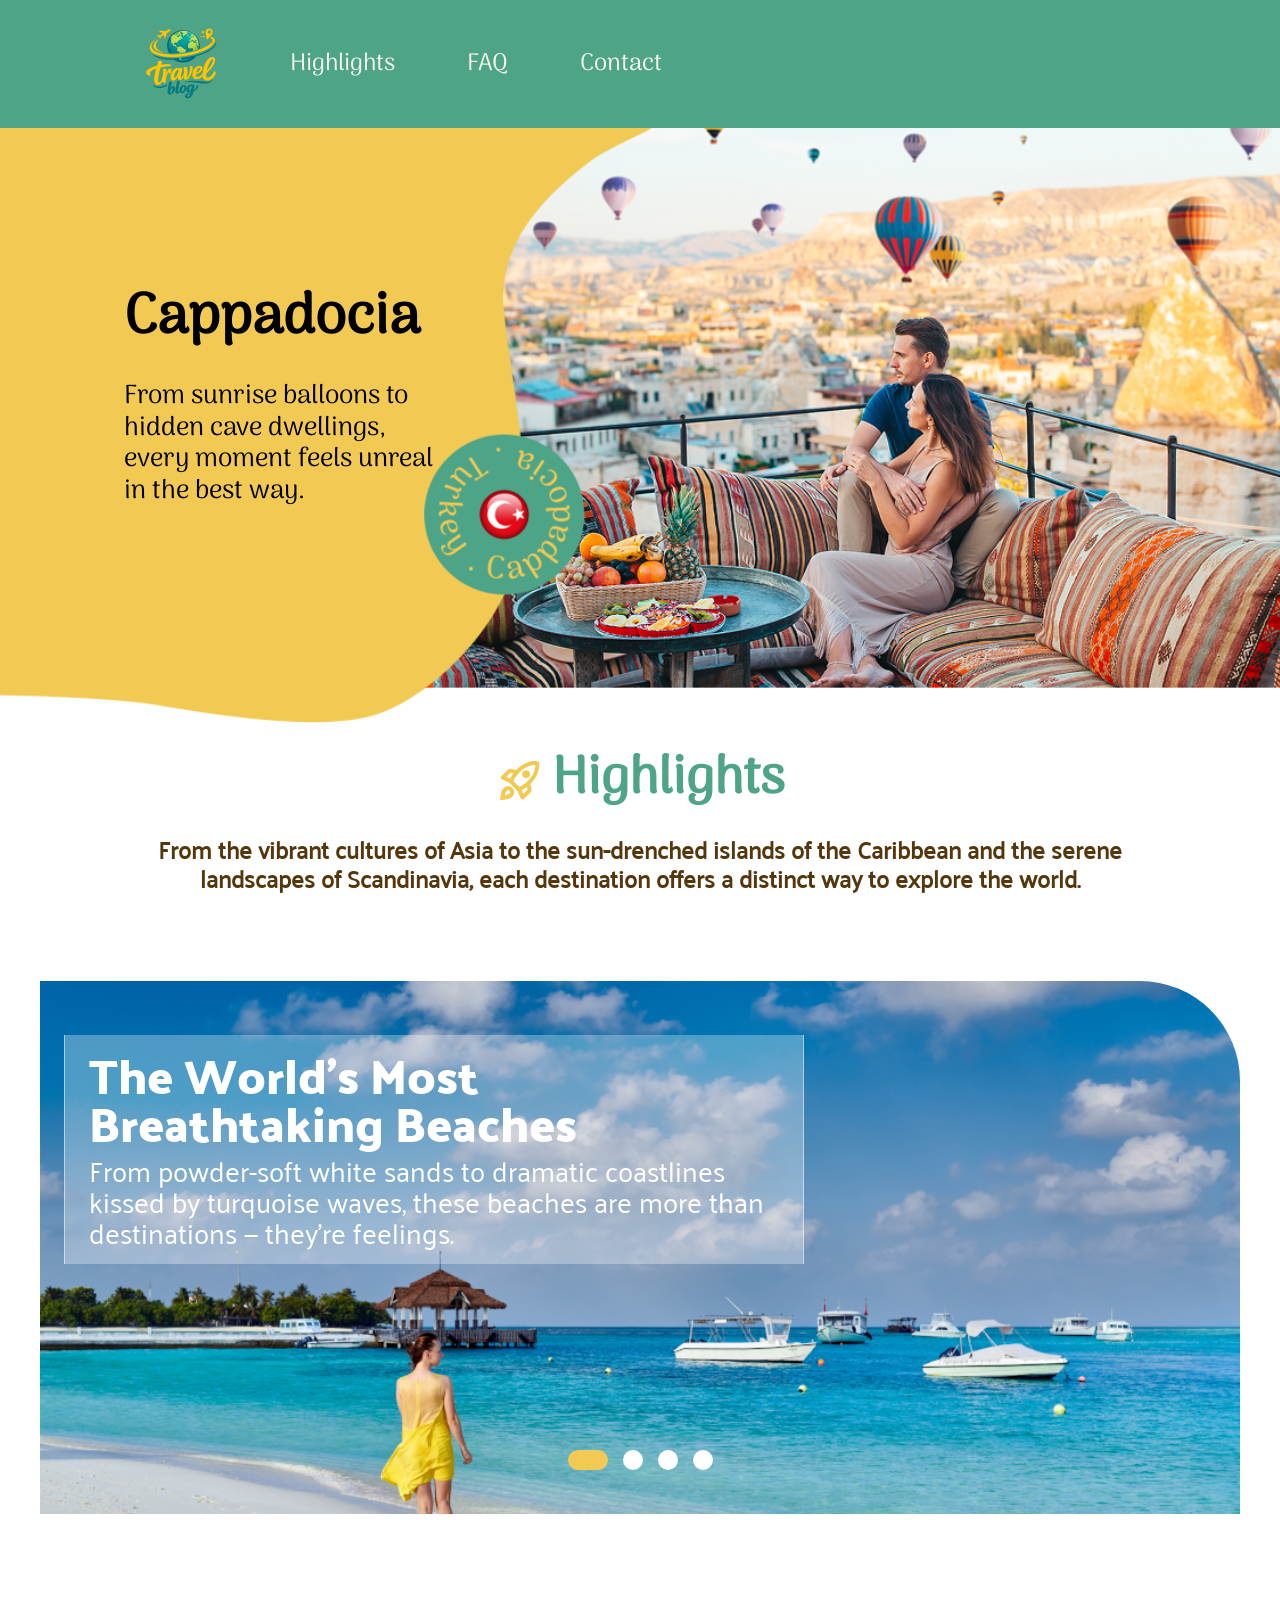
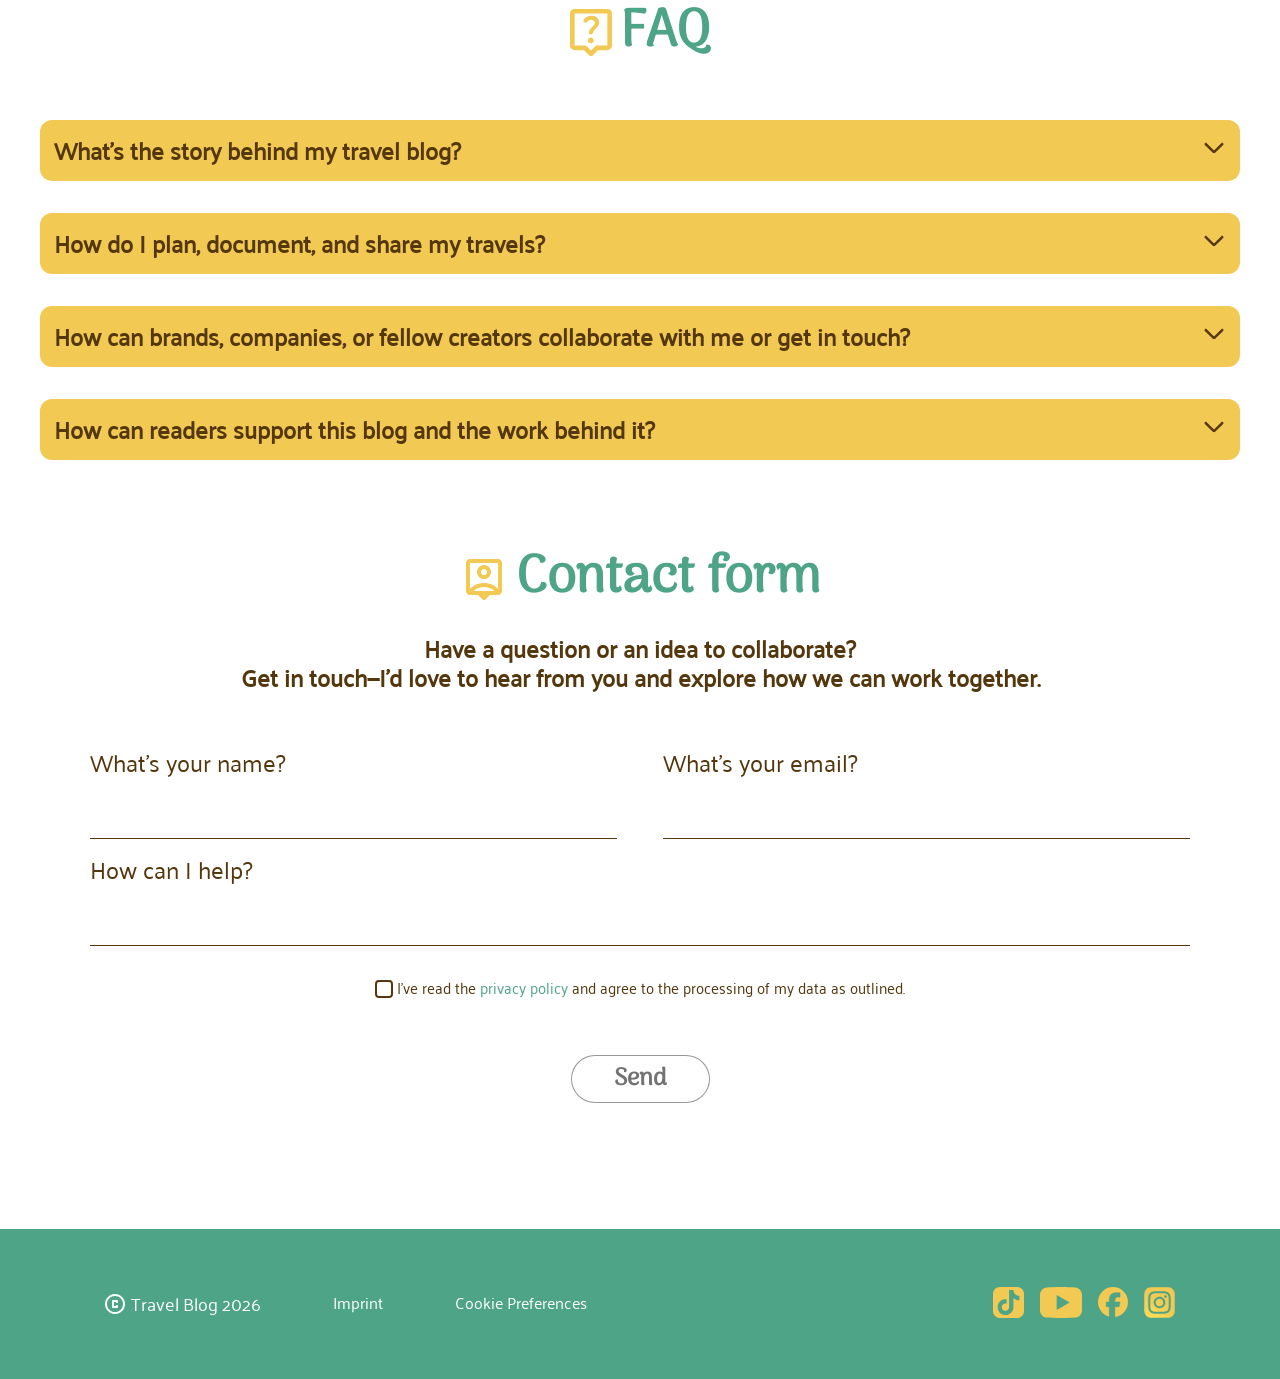
<file: index.html>
<!doctype html>
<html lang="en">
  <head>
    <meta charset="utf-8" />
    <meta name="viewport" content="width=device-width, initial-scale=1" />
    <title>Blog-3300</title>

    <link rel="stylesheet" href="./css/main.css" />
    <link rel="stylesheet" href="./css/font.css" />
    <link rel="stylesheet" href="./css/landing-page.css" />
    <link rel="stylesheet" href="./css/style.css" />
    <link rel="stylesheet" href="./css/highlights.css" />
    <link rel="stylesheet" href="./css/header.css" />
    <link rel="stylesheet" href="./css/footer.css" />
    <link rel="stylesheet" href="./css/animation.css" />
    <link rel="icon" sizes="32x32" href="./assets/img/logo-travel-blog.svg" />
    <script src="./assets/js/submitBlocker.js" defer></script>
  </head>
  <body>
    <input type="radio" id="one" name="slider" checked />
    <input type="radio" id="two" name="slider" value="two" />
    <input type="radio" id="three" name="slider" value="three" />
    <input type="radio" id="four" name="slider" value="four" />
    <header>
      <div class="nav-bar">
        <img src="./assets/img/logo-travel-blog.svg" alt="Logo der Seite" />
        <a href="./index.html#highlights">Highlights</a>
        <a href="./index.html#faq">FAQ</a>
        <a href="./index.html#contact">Contact</a>
      </div>
    </header>
    <section class="landing-section">
      <img class="bg-image" src="./assets/img/cappadocia1.png" alt="" />
      <div class="first-yellow">
        <img id="yellow-bg" src="./assets/img/Vector_16.png" alt="" />
        <img id="yellow-curved" src="./assets/img/Vector_18.png" alt="" />
      </div>
      <img id="yellow-big-curved" src="./assets/img/Vector_17.png" alt="" />

      <div class="caroussel">
        <img src="./assets/img/Ellipse.png" alt="" />
        <img src="./assets/img/Flag.png" alt="" />
        <img id="letters" src="./assets/img/letters.png" alt="" />
      </div>

      <div class="text-box">
        <h2>Cappadocia</h2>
        <p>
          From sunrise balloons to hidden cave dwellings, every moment feels
          unreal in the best way.
        </p>
      </div>
    </section>
    <section id="highlights" class="highlight-section">
      <div class="header-and-text">
        <div>
          <img src="./assets/img/rocket_launch.svg" alt="Symbol mit Rackete" />
          <h2>Highlights</h2>
        </div>
        <p>
          From the vibrant cultures of Asia to the sun-drenched islands of the
          Caribbean and the serene landscapes of Scandinavia, each destination
          offers a distinct way to explore the world.
        </p>
      </div>
      <div class="highlights">
        <div class="slider-navigation">
          <label for="one" class="buttons"></label>
          <label for="two" class="buttons"></label>
          <label for="three" class="buttons"></label>
          <label for="four" class="buttons"></label>
        </div>
        <div class="highlights_wrapper">
          <div class="highlight_element highlight_one">
            <a href="./article1.html">
              <div class="image-one highlight-title">
                <h1>The World’s Most Breathtaking Beaches</h1>
                <div>
                  From powder-soft white sands to dramatic coastlines kissed by
                  turquoise waves, these beaches are more than destinations —
                  they’re feelings.
                </div>
              </div>
              <img
                class="picture"
                src="./assets/img/Beach_5.jpg"
                alt="Bild mit Strand"
              />
            </a>
          </div>
          <div class="highlight_element highlight_two">
            <a href="./article2.html">
              <div class="image-two highlight-title">
                <h1>Copenhagen in 3 Days</h1>
                <div>
                  Discover Copenhagen, where historic charm meets modern design,
                  vibrant cycling culture and waterfront living.
                </div>
              </div>
              <img
                class="picture"
                src="./assets/img/Scandinavia.jpg"
                alt="Bild Scandinavia"
              />
            </a>
          </div>
          <div class="highlight_element highlight_three">
            <a href="./article3.html">
              <div class="image-three highlight-title">
                <h1>Pattaya Pulse:<br />Food, Sun and Neon Nights</h1>
                <div>
                  From bustling promenades to nearby islands, the city offers an
                  energetic and diverse escape.
                </div>
              </div>
              <img
                class="picture"
                src="./assets/img/pattaja.png"
                alt="Bild von Pattaya"
              />
            </a>
          </div>
          <div class="highlight_element highlight_four">
            <div class="image-four highlight-title">
              <h1>Mountain Fuji</h1>
              <div>
                The most iconic mountain and an active volcano located about 100
                kilometers southwest of Tokyo. Written with the characters for
                “wealth” and “samurai,” Fuji’s name evokes a sense of strength,
                honor, and enduring prestige.
              </div>
            </div>
            <img
              class="picture"
              src="./assets/img/fuji.png"
              alt="Bild von Fuji"
            />
          </div>
        </div>
      </div>
    </section>
    <section id="faq">
      <div class="header-and-text">
        <div>
          <img src="./assets/img/faq.svg" alt="Symbol Hilfe" />
          <h2>FAQ</h2>
        </div>
      </div>
      <details>
        <summary>What’s the story behind my travel blog?</summary>
        <p>
          It all started with a feeling of restlessness and a one-way ticket. I
          didn’t launch this blog to showcase a flawless, curated life of
          luxury. I started it because I wanted to capture the raw, unfiltered
          reality of exploring the world—the missed trains, the breathtaking
          sunrises, the street food that changed my life, and the incredible
          people who turned strangers into family.
        </p>
      </details>
      <details>
        <summary>How do I plan, document, and share my travels?</summary>
        <p>
          The best way to seamlessly plan, document, and share your travels is
          by combining digital tools with proven frameworks. If you want to
          organize your next adventure efficiently—from the initial idea to the
          final cherished memory—this structured, this three-step guide will
          help you do just that.
        </p>
      </details>
      <details>
        <summary>
          How can brands, companies, or fellow creators collaborate with me or
          get in touch?
        </summary>
        <p>
          Are you a brand, company, or creator looking to collaborate? I’m
          always open to exciting new projects, creative campaigns, and
          meaningful partnerships. The three level of how we can connect are:
          Brand & Business Partnerships, Creator & Influencer Collaborations and
          General Inquiries & Networking
        </p>
      </details>
      <details>
        <summary>
          How can readers support this blog and the work behind it?
        </summary>
        <p>
          Your support keeps this blog alive and thriving! Creating high-quality
          content takes time, research, and resources. If you find value in my
          work, the best ways you can support it is to spread the word, to join
          the conversation, to stay connected by subscrition or even engage on
          socials: Follow, like, and interact with my posts on other platforms.
        </p>
      </details>
    </section>
    <section id="contact" class="contact-section">
      <div class="header-and-text">
        <div>
          <img src="./assets/img/person.svg" alt="Symbol Person" />
          <h2>Contact form</h2>
        </div>
        <p>
          Have a question or an idea to collaborate?<br />Get in touch—I’d love
          to hear from you and explore how we can work together.
        </p>
      </div>
      <form id="formular" action="" novalidate>
        <div class="group">
          <div class="group-input">
            <label for="username">What's your name?</label>
            <input
              type="text"
              pattern=".{3,}"
              id="username"
              placeholder=" "
              required
            />
          </div>
          <div class="group-input">
            <label for="mail">What's your email?</label>
            <input type="email" id="mail" placeholder=" " required />
          </div>
        </div>
        <div class="group">
          <div class="group-input">
            <label for="help">How can I help?</label>
            <input
              type="text"
              pattern=".{10,}"
              id="help"
              placeholder=" "
              required
            />
          </div>
        </div>
        <div class="confirm">
          <div>
            <input
              class="blupp"
              type="checkbox"
              id="checker"
              required
            />&nbsp;I've read the <a href="">privacy policy</a> and agree to the
            processing of my data as outlined.
          </div>
          <input class="submit-button" type="submit" value="Send" />
        </div>
      </form>
    </section>
    <footer>
      <div class="footer-top">
        <div class="footer-left">
          <a href="./index.html#highlights">
            <img
              class="footer-logo"
              src="./assets/img/copyright.svg"
              alt="Copyright"
            />Travel&nbsp;Blog&nbsp;2026
          </a>
          <a href="./impressum.html">Imprint</a>
          <a href="./index.html#contact">Cookie&nbsp;Preferences</a>
        </div>
        <div class="footer-media">
          <a href="https://www.tiktok.com" target="_blank">
            <img src="./assets/icons/Tiktok.svg" alt="icon tiktok" />
          </a>
          <a href="https://www.youtube.com" target="_blank">
            <img src="./assets/icons/youtube.svg" alt="icon tripadvisor" />
          </a>
          <a href="https://www.facebook.com" target="_blank">
            <img src="./assets/icons/facebook.svg" alt="icon facebook" />
          </a>
          <a href="https://www.instagram.com" target="_blank">
            <img src="./assets/icons/Instagram.svg" alt="icon instagramm" />
          </a>
        </div>
      </div>
    </footer>
    <section class="bottom-nav-bar">
      <a href="./index.html">
        <img src="./assets/img/footer_Home.svg" alt="Bild für Home" />
      </a>
      <a href="./index.html#highlights">
        <img
          src="./assets/img/footer_rocket_launch.svg"
          alt="Bild für Rackete"
        />
      </a>
      <a href="./index.html#faq">
        <img src="./assets/img/footer_live_help.svg" alt="icon instagramm" />
      </a>
      <a href="./index.html#contact">
        <img src="./assets/img/footer_person_pin.svg" alt="icon instagramm" />
      </a>
    </section>
  </body>
</html>
</file>
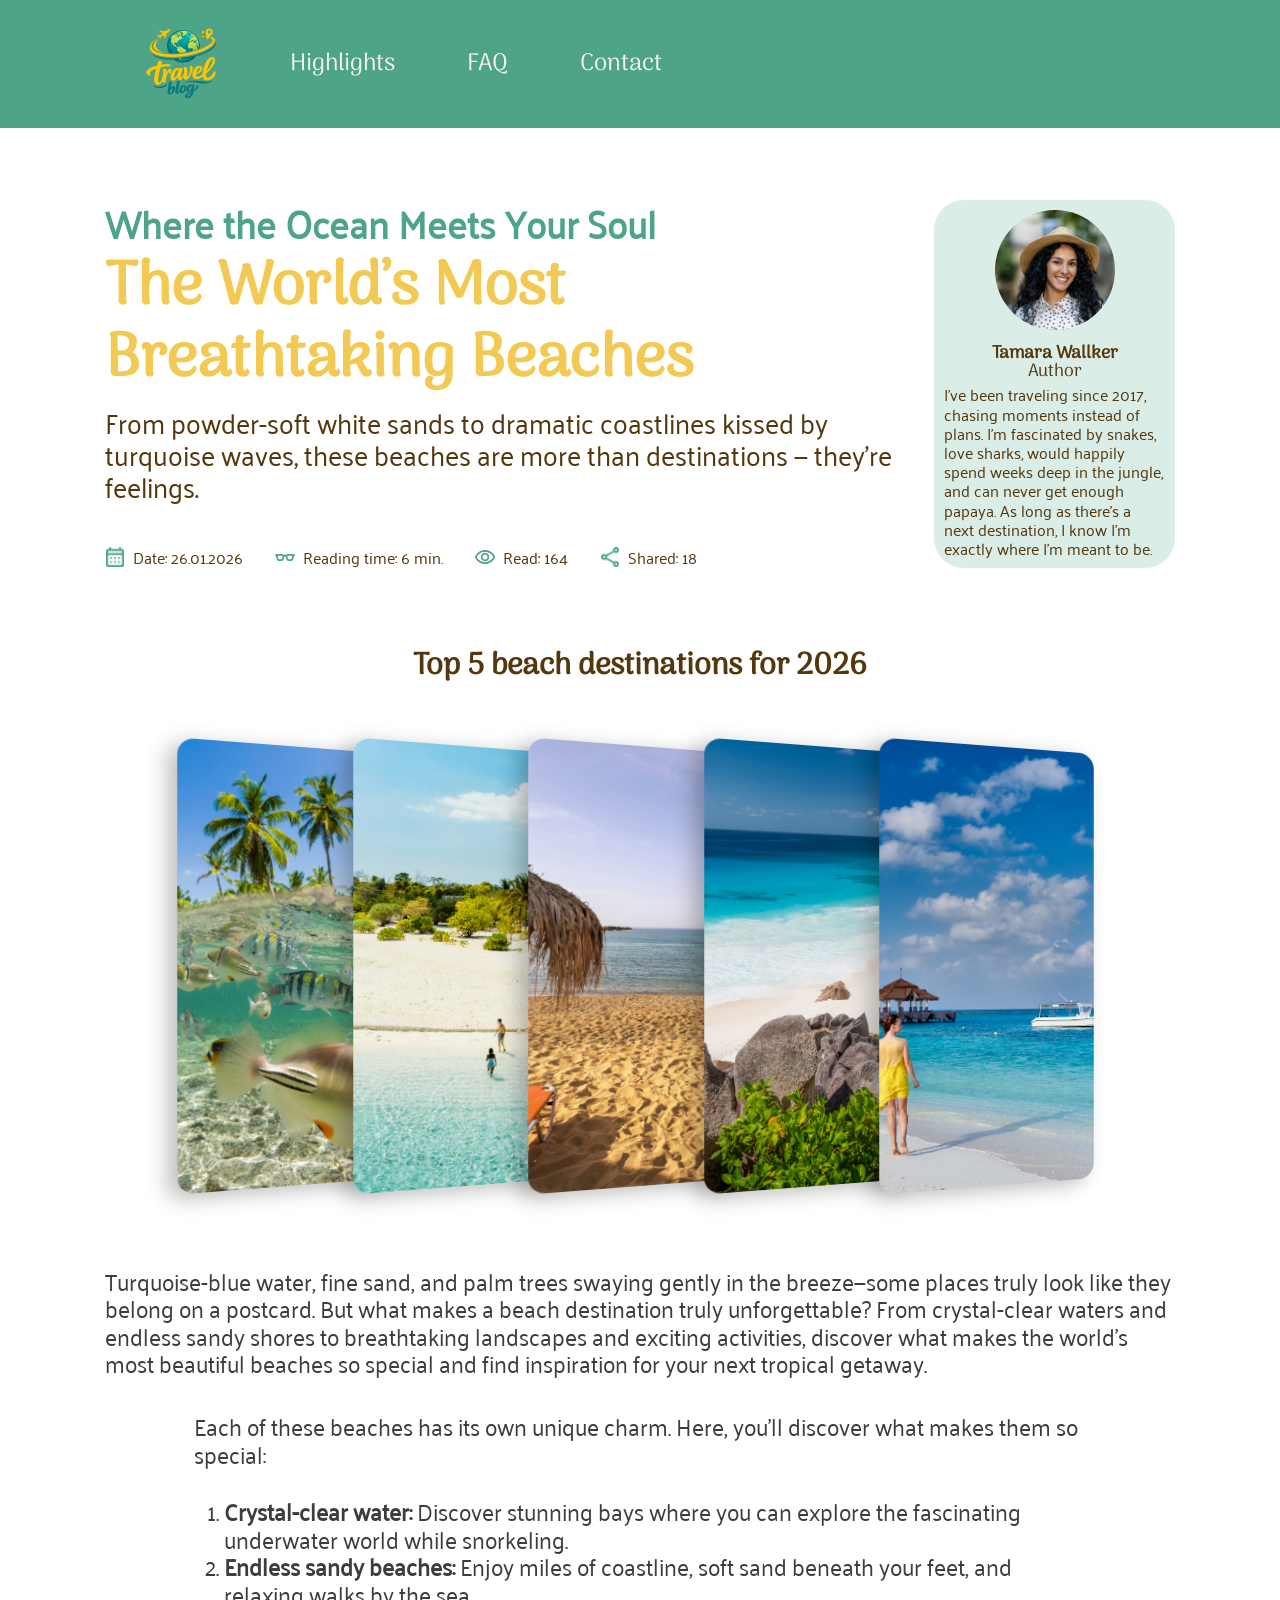
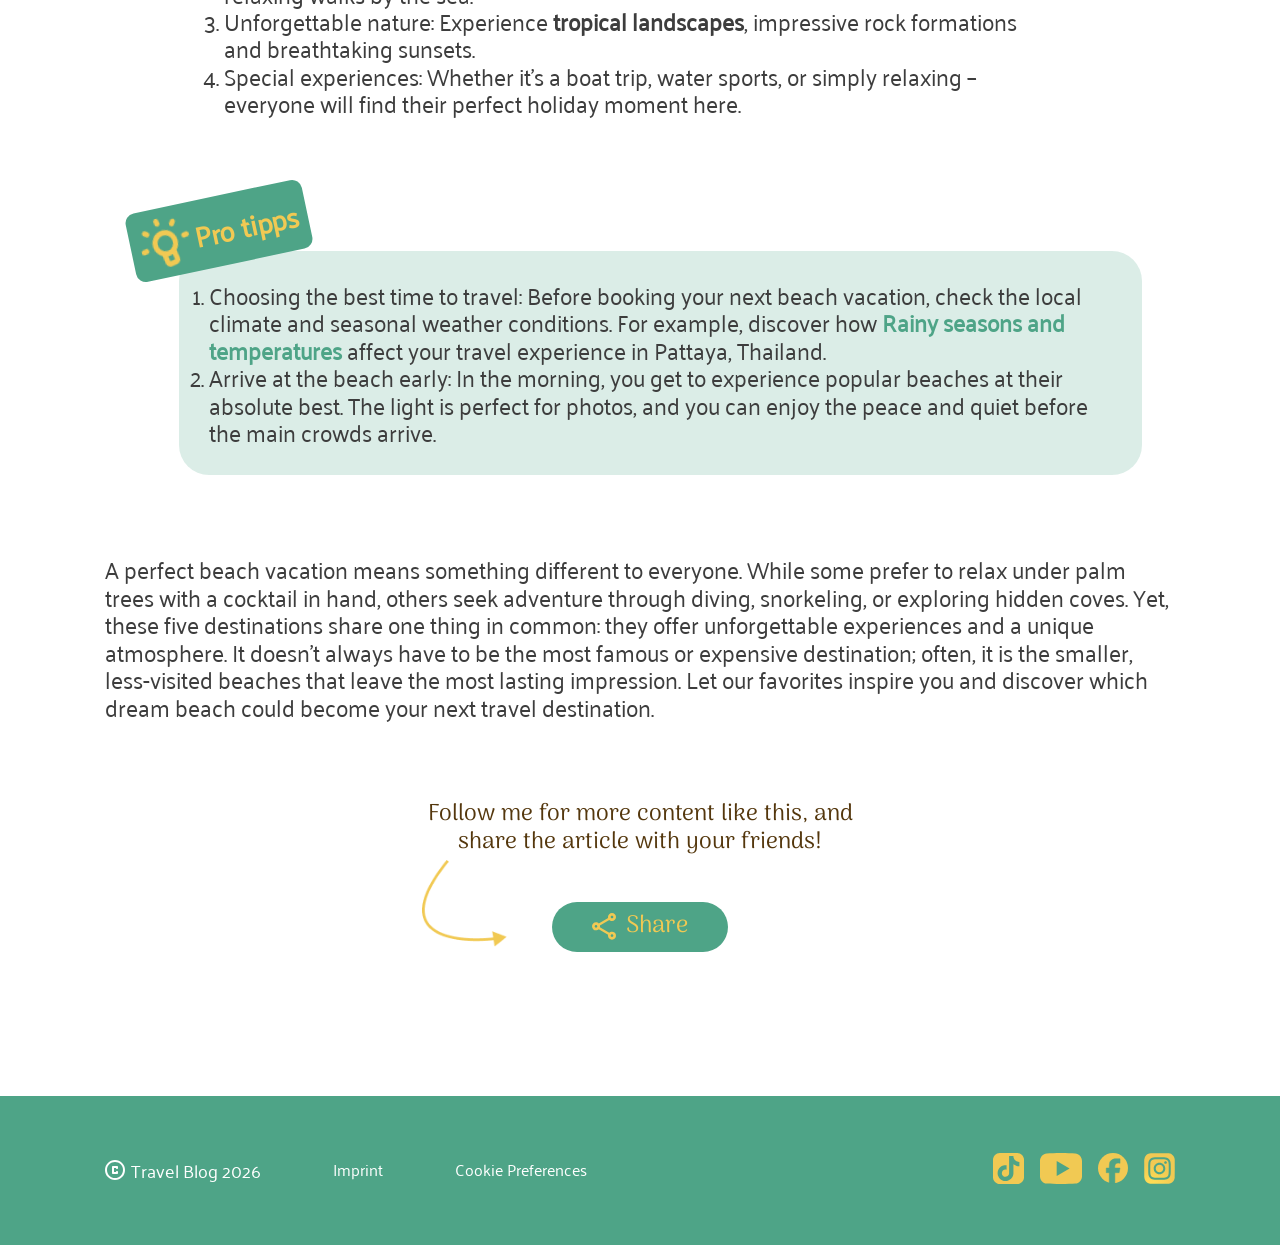
<file: article1.html>
<!doctype html>
<html lang="en">
  <head>
    <meta charset="utf-8" />
    <meta name="viewport" content="width=device-width, initial-scale=1" />
    <title>Blog-3300</title>

    <link rel="stylesheet" href="./css/font.css" />
    <link rel="stylesheet" href="./css/article.css" />
    <link rel="stylesheet" href="./css/5_picture.css" />
    <link rel="stylesheet" href="./css/pro_tipps.css" />
    <link rel="stylesheet" href="./css/share.css" />
    <link rel="stylesheet" href="./css/main.css" />
    <link rel="stylesheet" href="./css/header.css" />
    <link rel="stylesheet" href="./css/footer.css" />
    <link rel="icon" sizes="32x32" href="./assets/img/logo-travel-blog.svg">    
  </head>

  <body>
    <input type="radio" name="beach-slider" id="picture-one" value="one" checked />
    <input type="radio" name="beach-slider" id="picture-two" value="two" />
    <input type="radio" name="beach-slider" id="picture-three" value="three" />
    <input type="radio" name="beach-slider" id="picture-four" value="four" />
    <input type="radio" name="beach-slider" id="picture-five" value="five" />

    <header>
      <div class="nav-bar">
        <img src="./assets/img/logo-travel-blog.svg" alt="Logo der Seite" />
        <a href="./index.html#highlights">Highlights</a>
        <a href="./index.html#faq">FAQ</a>
        <a href="./index.html#contact">Contact</a>
      </div>
    </header>

    <main>
      <div class="main-content-row">
        <article class="blog-intro">
          <p class="sub-title">Where the Ocean Meets Your Soul</p>
          <h1 class="main-title">The World’s Most Breathtaking Beaches</h1>
          <p class="lead-text">
            From powder-soft white sands to dramatic coastlines kissed by turquoise waves, these
            beaches are more than destinations — they’re feelings.
          </p>
          <div class="meta-info">
            <span>
              <img src="./assets/icons/calendar_month.png" alt="calendar picture" />Date:
              26.01.2026</span
            >
            <span><img src="./assets/icons/eyeglasses_2.png" alt="" />Reading time: 6 min.</span>
            <span><img src="./assets/icons/visibility.png" alt="" />Read: 164</span>
            <span><img src="./assets/icons/share.png" alt="" />Shared: 18</span>
          </div>
        </article>

        <aside class="author-sidebar">
          <div class="img-wrapper">
            <img src="./assets/img/author.jpg" alt="picture of Author" class="author-img" />
          </div>

          <h2>Tamara Wallker</h2>
          <p class="author">Author</p>
          <p class="author-info">
            I’ve been traveling since 2017, chasing moments instead of plans. I’m fascinated by
            snakes, love sharks, would happily spend weeks deep in the jungle, and can never get
            enough papaya. As long as there’s a next destination, I know I’m exactly where I’m meant
            to be.
          </p>
        </aside>
      </div>

      <section class="top-5-beaches-section">
        <h2>Top 5 beach destinations for 2026</h2>

        <div class="top-5-beaches">
          <img class="beach-picture element-one" src="./assets/img/Beach_1.jpg" alt="Beach 1" />
          <img class="beach-picture element-two" src="./assets/img/Beach_2.jpg" alt="Beach 2" />
          <img class="beach-picture element-three" src="./assets/img/Beach_3.jpg" alt="Beach 3" />
          <img class="beach-picture element-four" src="./assets/img/Beach_4.jpg" alt="Beach 4" />
          <img class="beach-picture element-five" src="./assets/img/Beach_5.jpg" alt="Beach 5" />
        </div>

        <!-- Diese Navigation wird NUR auf dem Smartphone angezeigt -->
        <div class="slider-navigation">
          <label for="picture-one" class="buttons"></label>
          <label for="picture-two" class="buttons"></label>
          <label for="picture-three" class="buttons"></label>
          <label for="picture-four" class="buttons"></label>
          <label for="picture-five" class="buttons"></label>
        </div>
      </section>
      <section class="main-information">
        <p>
          Turquoise-blue water, fine sand, and palm trees swaying gently in the breeze—some places
          truly look like they belong on a postcard. But what makes a beach destination truly
          unforgettable? From crystal-clear waters and endless sandy shores to breathtaking
          landscapes and exciting activities, discover what makes the world's most beautiful beaches
          so special and find inspiration for your next tropical getaway.
        </p>
        <div class="main-information-list">
          <p class="heading-ol">
            Each of these beaches has its own unique charm. Here, you’ll discover what makes them so
            special:
          </p>
          <ol>
            <li>
              <span>Crystal-clear water: </span>Discover stunning bays where you can explore the
              fascinating underwater world while snorkeling.
            </li>
            <li>
              <span>Endless sandy beaches: </span>Enjoy miles of coastline, soft sand beneath your
              feet, and relaxing walks by the sea.
            </li>
            <li>
              Unforgettable nature: Experience <span>tropical landscapes</span>, impressive rock
              formations and breathtaking sunsets.
            </li>
            <li>
              Special experiences: Whether it’s a boat trip, water sports, or simply relaxing –
              everyone will find their perfect holiday moment here.
            </li>
          </ol>
        </div>
      </section>
      <section class="pro-tipps-section">
        <div class="pro-tipps-label">
          <img src="./assets/icons/wb_incandescent.png" alt="" />
          <p>Pro tipps</p>
        </div>
        <div class="pro-tipps-content">
          <ol>
            <li>
              Choosing the best time to travel: Before booking your next beach vacation, check the
              local climate and seasonal weather conditions. For example, discover how
              <a href="./article3.html">Rainy seasons and temperatures</a>
              affect your travel experience in Pattaya, Thailand.
            </li>
            <li>
              Arrive at the beach early: In the morning, you get to experience popular beaches at
              their absolute best. The light is perfect for photos, and you can enjoy the peace and
              quiet before the main crowds arrive.
            </li>
          </ol>
        </div>
      </section>
      <section class="closing-remarks">
        <p>
          A perfect beach vacation means something different to everyone. While some prefer to relax
          under palm trees with a cocktail in hand, others seek adventure through diving,
          snorkeling, or exploring hidden coves. Yet, these five destinations share one thing in
          common: they offer unforgettable experiences and a unique atmosphere. It doesn’t always
          have to be the most famous or expensive destination; often, it is the smaller,
          less-visited beaches that leave the most lasting impression. Let our favorites inspire you
          and discover which dream beach could become your next travel destination.
        </p>
      </section>
      <section class="share-section">
        <p>Follow me for more content like this, and share the article with your friends!</p>

        <div class="share-wrapper">
          <img src="./assets/icons/Vector_share.png" alt="share Icon" />
          <a href="https://whatsapp.com" target="_blank" rel="noopener noreferrer"
            ><img src="./assets/icons/share.svg" alt="share Icon" /> Share
          </a>
        </div>
      </section>
    </main>
    <footer>
      <div class="footer-top">
        <div class="footer-left">
          <a href="./index.html#highlights">
            <img
              class="footer-logo"
              src="./assets/img/copyright.svg"
              alt="Copyright"
            />Travel&nbsp;Blog&nbsp;2026
          </a>
          <a href="./impressum.html">Imprint</a>
          <a href="./index.html#contact">Cookie&nbsp;Preferences</a>
        </div>
        <div class="footer-media">
          <a href="https://www.tiktok.com" target="_blank">
            <img src="./assets/icons/Tiktok.svg" alt="icon tiktok" />
          </a>
          <a href="https://www.youtube.com" target="_blank">
            <img src="./assets/icons/youtube.svg" alt="icon tripadvisor" />
          </a>
          <a href="https://www.facebook.com" target="_blank">
            <img src="./assets/icons/facebook.svg" alt="icon facebook" />
          </a>
          <a href="https://www.instagram.com" target="_blank">
            <img src="./assets/icons/Instagram.svg" alt="icon instagramm" />
          </a>
        </div>
      </div>
    </footer>
    <section class="bottom-nav-bar">
      <a href="./index.html">
        <img src="./assets/img/footer_Home.svg" alt="Bild für Home" />
      </a>
      <a href="./index.html#highlights">
        <img src="./assets/img/footer_rocket_launch.svg" alt="Bild für Rackete" />
      </a>
      <a href="./index.html#faq">
        <img src="./assets/img/footer_live_help.svg" alt="icon instagramm" />
      </a>
      <a href="./index.html#contact">
        <img src="./assets/img/footer_person_pin.svg" alt="icon instagramm" />
      </a>
    </section>
  </body>
</html>
</file>
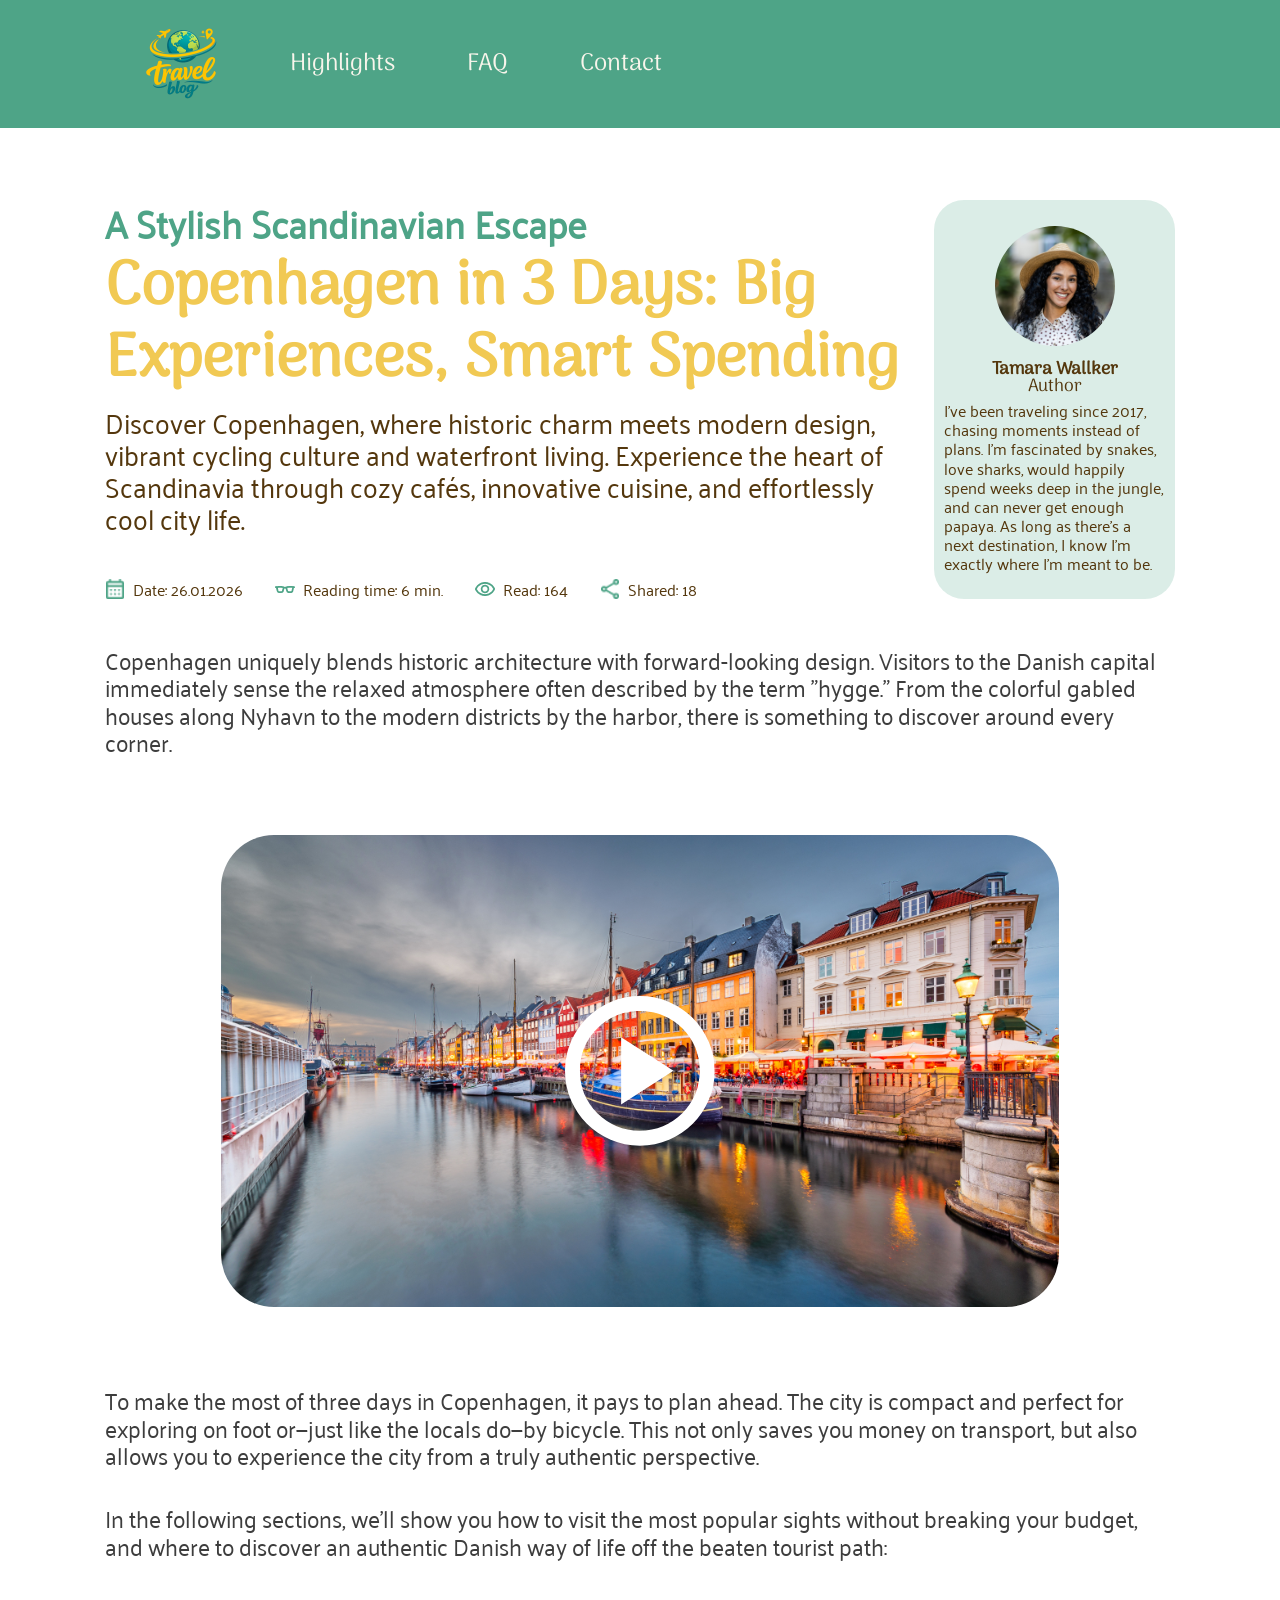
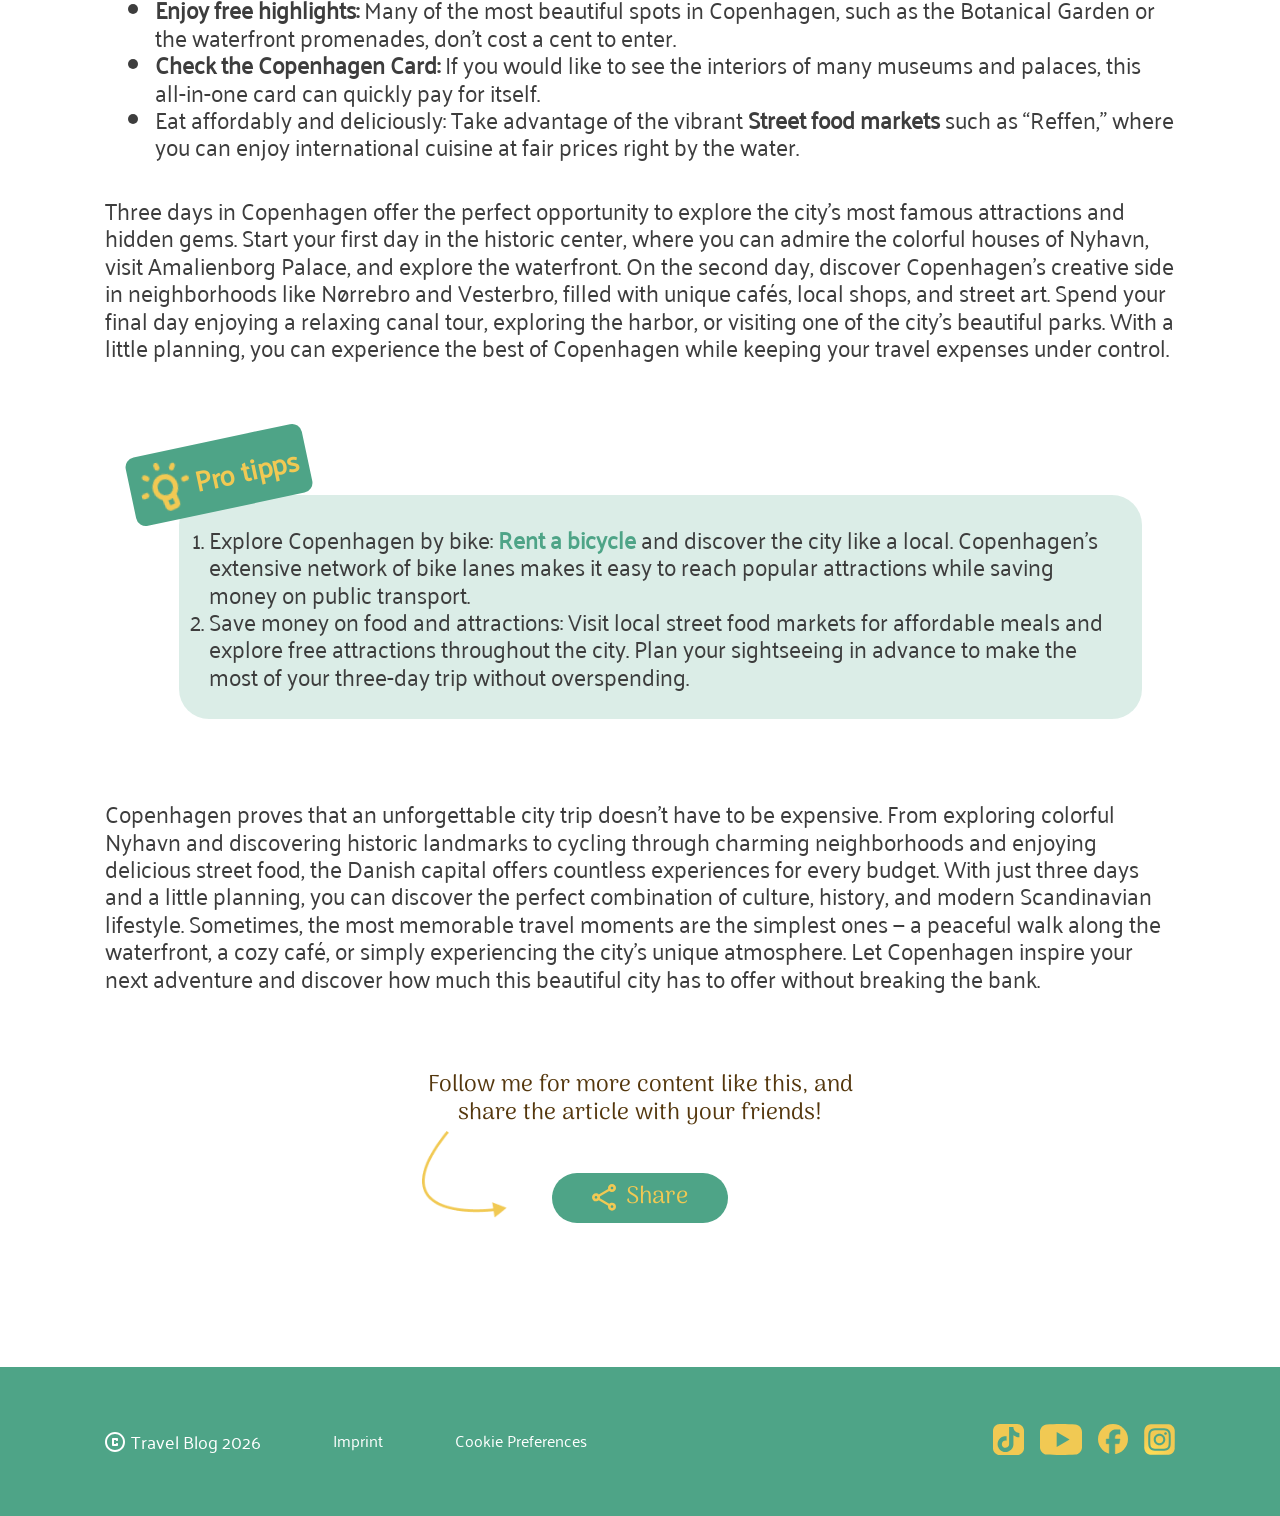
<file: article2.html>
<!doctype html>
<html lang="en">
  <head>
    <meta charset="utf-8" />
    <meta name="viewport" content="width=device-width, initial-scale=1" />
    <title>Blog-3300</title>

    <link rel="stylesheet" href="./css/font.css" />
    <link rel="stylesheet" href="./css/article.css" />
    <link rel="stylesheet" href="./css/video.css" />
    <link rel="stylesheet" href="./css/pro_tipps.css" />
    <link rel="stylesheet" href="./css/share.css" />
    <link rel="stylesheet" href="./css/main.css" />
    <link rel="stylesheet" href="./css/header.css" />
    <link rel="stylesheet" href="./css/footer.css" />
    <link rel="icon" sizes="32x32" href="./assets/img/logo-travel-blog.svg">    
  </head>

  <body>
    <header>
      <div class="nav-bar">
        <img src="./assets/img/logo-travel-blog.svg" alt="Logo der Seite" />
        <a href="./index.html#highlights">Highlights</a>
        <a href="./index.html#faq">FAQ</a>
        <a href="./index.html#contact">Contact</a>
      </div>
    </header>

    <main>
      <div class="main-content-row">
        <article class="blog-intro">
          <p class="sub-title">A Stylish Scandinavian Escape</p>
          <h1 class="main-title">Copenhagen in 3 Days: Big Experiences, Smart Spending</h1>
          <p class="lead-text">
            Discover Copenhagen, where historic charm meets modern design, vibrant cycling culture
            and waterfront living. Experience the heart of Scandinavia through cozy cafés,
            innovative cuisine, and effortlessly cool city life.
          </p>
          <div class="meta-info">
            <span>
              <img src="./assets/icons/calendar_month.png" alt="calendar picture" />Date:
              26.01.2026</span
            >
            <span><img src="./assets/icons/eyeglasses_2.png" alt="" />Reading time: 6 min.</span>
            <span><img src="./assets/icons/visibility.png" alt="" />Read: 164</span>
            <span><img src="./assets/icons/share.png" alt="" />Shared: 18</span>
          </div>
        </article>

        <aside class="author-sidebar">
          <div class="img-wrapper">
            <img src="./assets/img/author.jpg" alt="picture of Author" class="author-img" />
          </div>

          <h2>Tamara Wallker</h2>
          <p class="author">Author</p>
          <p class="author-info">
            I’ve been traveling since 2017, chasing moments instead of plans. I’m fascinated by
            snakes, love sharks, would happily spend weeks deep in the jungle, and can never get
            enough papaya. As long as there’s a next destination, I know I’m exactly where I’m meant
            to be.
          </p>
        </aside>
      </div>

      <section class="video-section">
        <p>
          Copenhagen uniquely blends historic architecture with forward-looking design. Visitors to
          the Danish capital immediately sense the relaxed atmosphere often described by the term
          "hygge." From the colorful gabled houses along Nyhavn to the modern districts by the
          harbor, there is something to discover around every corner.
        </p>
        <div class="video-wrapper">
          <input type="checkbox" id="video-play-btn" class="video-toggle" />
          <label
            for="video-play-btn"
            class="video-overlay"
            style="background-image: url(./assets/img/Scandinavia.jpg)"
          >
            <img src="./assets/icons/play.svg" alt="Play" class="play-icon" />
          </label>
          <video
            class="video"
            poster="./assets/img/Scandinavia.jpg"
            autoplay            
            loop
            playsinline
            controls
          >
            <source src="./assets/video/kopenhagen.mp4" type="video/mp4" />
          </video>
        </div>
      </section>
      <section class="main-information">
        <p>
          To make the most of three days in Copenhagen, it pays to plan ahead. The city is compact
          and perfect for exploring on foot or—just like the locals do—by bicycle. This not only
          saves you money on transport, but also allows you to experience the city from a truly
          authentic perspective.
        </p>
        <div class="main-information-list">
          <p class="heading-ul">
            In the following sections, we’ll show you how to visit the most popular sights without
            breaking your budget, and where to discover an authentic Danish way of life off the
            beaten tourist path:
          </p>
          <ul>
            <li>
              <span>Enjoy free highlights: </span>Many of the most beautiful spots in Copenhagen,
              such as the Botanical Garden or the waterfront promenades, don’t cost a cent to enter.
            </li>
            <li>
              <span>Check the Copenhagen Card: </span>If you would like to see the interiors of many
              museums and palaces, this all-in-one card can quickly pay for itself.
            </li>
            <li>
              Eat affordably and deliciously: Take advantage of the vibrant
              <span>Street food markets</span> such as “Reffen,” where you can enjoy international
              cuisine at fair prices right by the water.
            </li>
          </ul>
        </div>
        <p class="main-information-notice">
          Three days in Copenhagen offer the perfect opportunity to explore the city's most famous
          attractions and hidden gems. Start your first day in the historic center, where you can
          admire the colorful houses of Nyhavn, visit Amalienborg Palace, and explore the
          waterfront. On the second day, discover Copenhagen's creative side in neighborhoods like
          Nørrebro and Vesterbro, filled with unique cafés, local shops, and street art. Spend your
          final day enjoying a relaxing canal tour, exploring the harbor, or visiting one of the
          city's beautiful parks. With a little planning, you can experience the best of Copenhagen
          while keeping your travel expenses under control.
        </p>
      </section>
      <section class="pro-tipps-section">
        <div class="pro-tipps-label">
          <img src="./assets/icons/wb_incandescent.png" alt="" />
          <p>Pro tipps</p>
        </div>
        <div class="pro-tipps-content">
          <ol>
            <li>
              Explore Copenhagen by bike:
              <a href="https://www.bikerentalcopenhagen.dk/" target="_blank">Rent a bicycle</a>
              and discover the city like a local. Copenhagen’s extensive network of bike lanes makes
              it easy to reach popular attractions while saving money on public transport.
            </li>
            <li>
              Save money on food and attractions: Visit local street food markets for affordable
              meals and explore free attractions throughout the city. Plan your sightseeing in
              advance to make the most of your three-day trip without overspending.
            </li>
          </ol>
        </div>
      </section>
      <section class="closing-remarks">
        <p>
          Copenhagen proves that an unforgettable city trip doesn't have to be expensive. From
          exploring colorful Nyhavn and discovering historic landmarks to cycling through charming
          neighborhoods and enjoying delicious street food, the Danish capital offers countless
          experiences for every budget. With just three days and a little planning, you can discover
          the perfect combination of culture, history, and modern Scandinavian lifestyle. Sometimes,
          the most memorable travel moments are the simplest ones — a peaceful walk along the
          waterfront, a cozy café, or simply experiencing the city's unique atmosphere. Let
          Copenhagen inspire your next adventure and discover how much this beautiful city has to
          offer without breaking the bank.
        </p>
      </section>
      <section class="share-section">
        <p>Follow me for more content like this, and share the article with your friends!</p>

        <div class="share-wrapper">
          <img src="./assets/icons/Vector_share.png" alt="share Icon" />
          <a href="https://whatsapp.com" target="_blank" rel="noopener noreferrer"
            ><img src="./assets/icons/share.svg" alt="share Icon" /> Share
          </a>
        </div>
      </section>
    </main>
    <footer>
      <div class="footer-top">
        <div class="footer-left">
          <a href="./index.html#highlights">
            <img
              class="footer-logo"
              src="./assets/img/copyright.svg"
              alt="Copyright"
            />Travel&nbsp;Blog&nbsp;2026
          </a>
          <a href="./impressum.html">Imprint</a>
          <a href="./index.html#contact">Cookie&nbsp;Preferences</a>
        </div>
        <div class="footer-media">
          <a href="https://www.tiktok.com" target="_blank">
            <img src="./assets/icons/Tiktok.svg" alt="icon tiktok" />
          </a>
          <a href="https://www.youtube.com" target="_blank">
            <img src="./assets/icons/youtube.svg" alt="icon tripadvisor" />
          </a>
          <a href="https://www.facebook.com" target="_blank">
            <img src="./assets/icons/facebook.svg" alt="icon facebook" />
          </a>
          <a href="https://www.instagram.com" target="_blank">
            <img src="./assets/icons/Instagram.svg" alt="icon instagramm" />
          </a>
        </div>
      </div>
    </footer>
    <section class="bottom-nav-bar">
      <a href="./index.html">
        <img src="./assets/img/footer_Home.svg" alt="Bild für Home" />
      </a>
      <a href="./index.html#highlights">
        <img src="./assets/img/footer_rocket_launch.svg" alt="Bild für Rackete" />
      </a>
      <a href="./index.html#faq">
        <img src="./assets/img/footer_live_help.svg" alt="icon instagramm" />
      </a>
      <a href="./index.html#contact">
        <img src="./assets/img/footer_person_pin.svg" alt="icon instagramm" />
      </a>
    </section>
  </body>
</html>
</file>
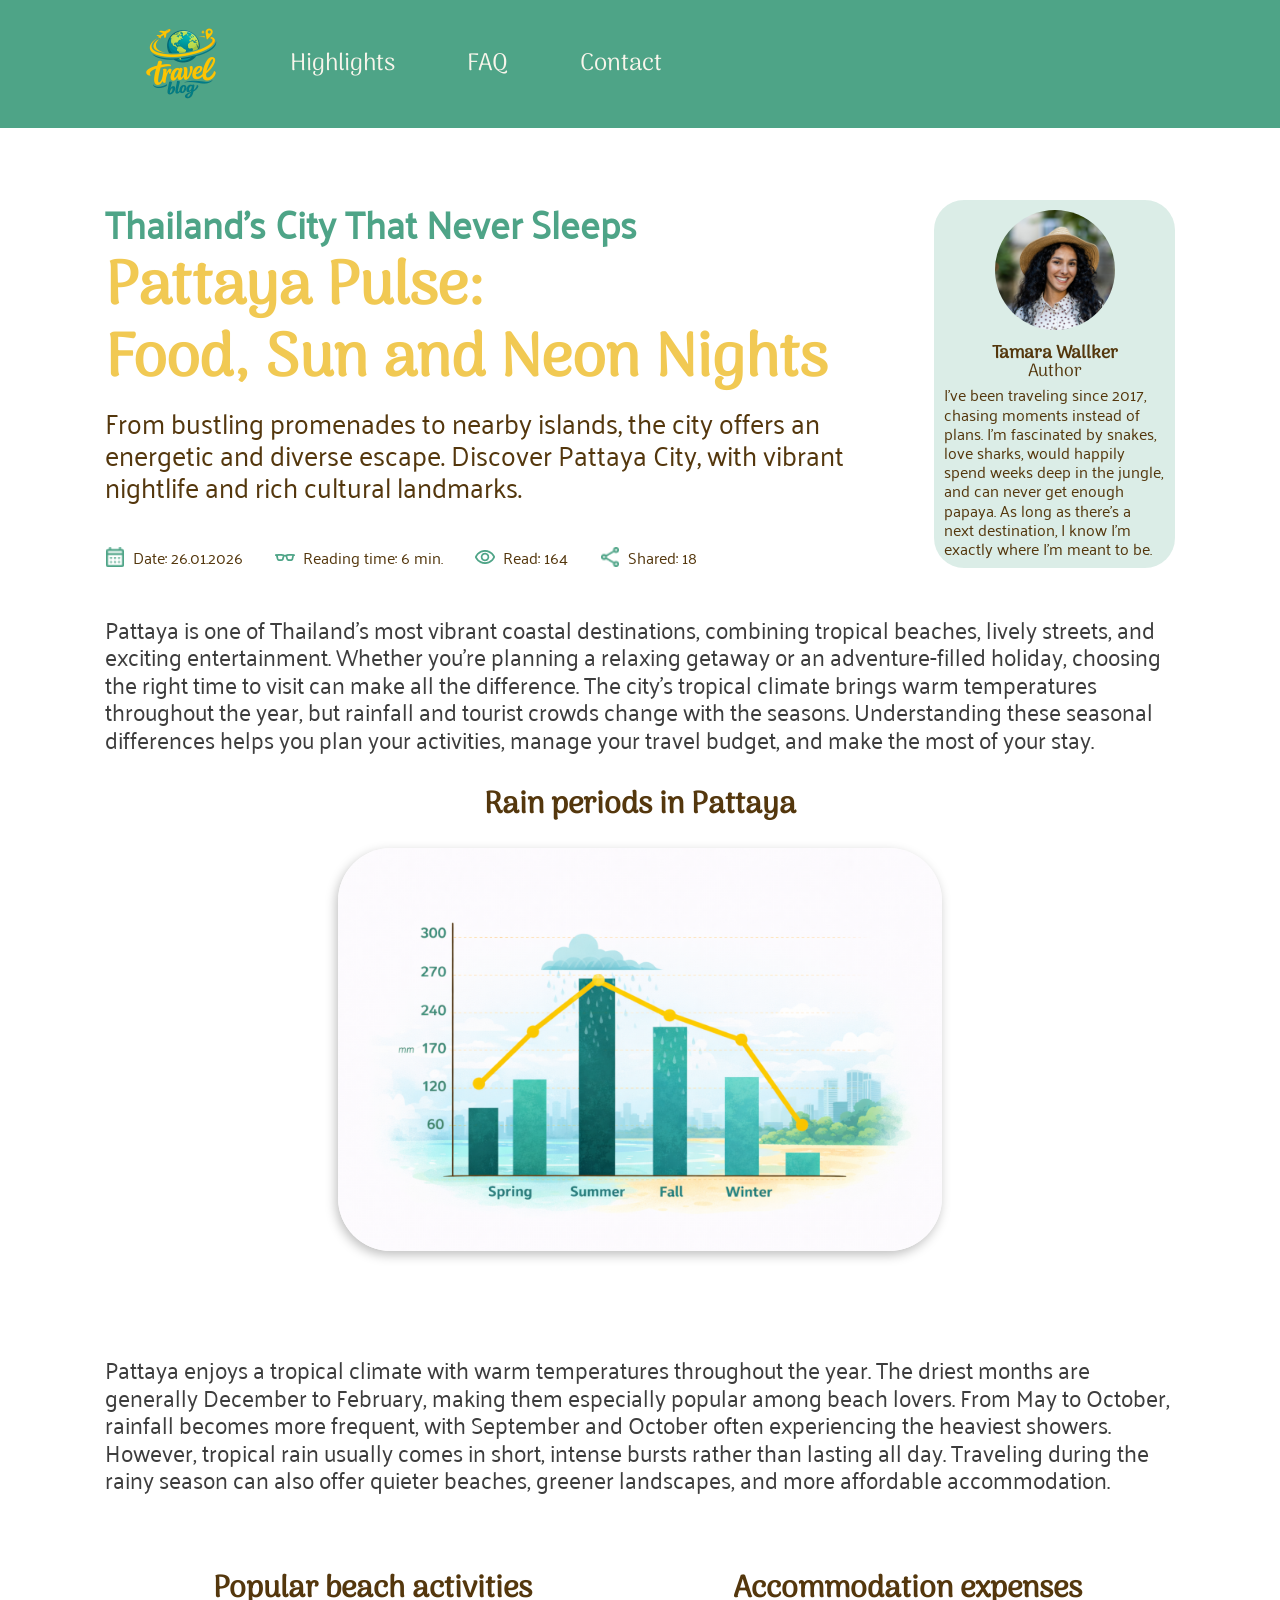
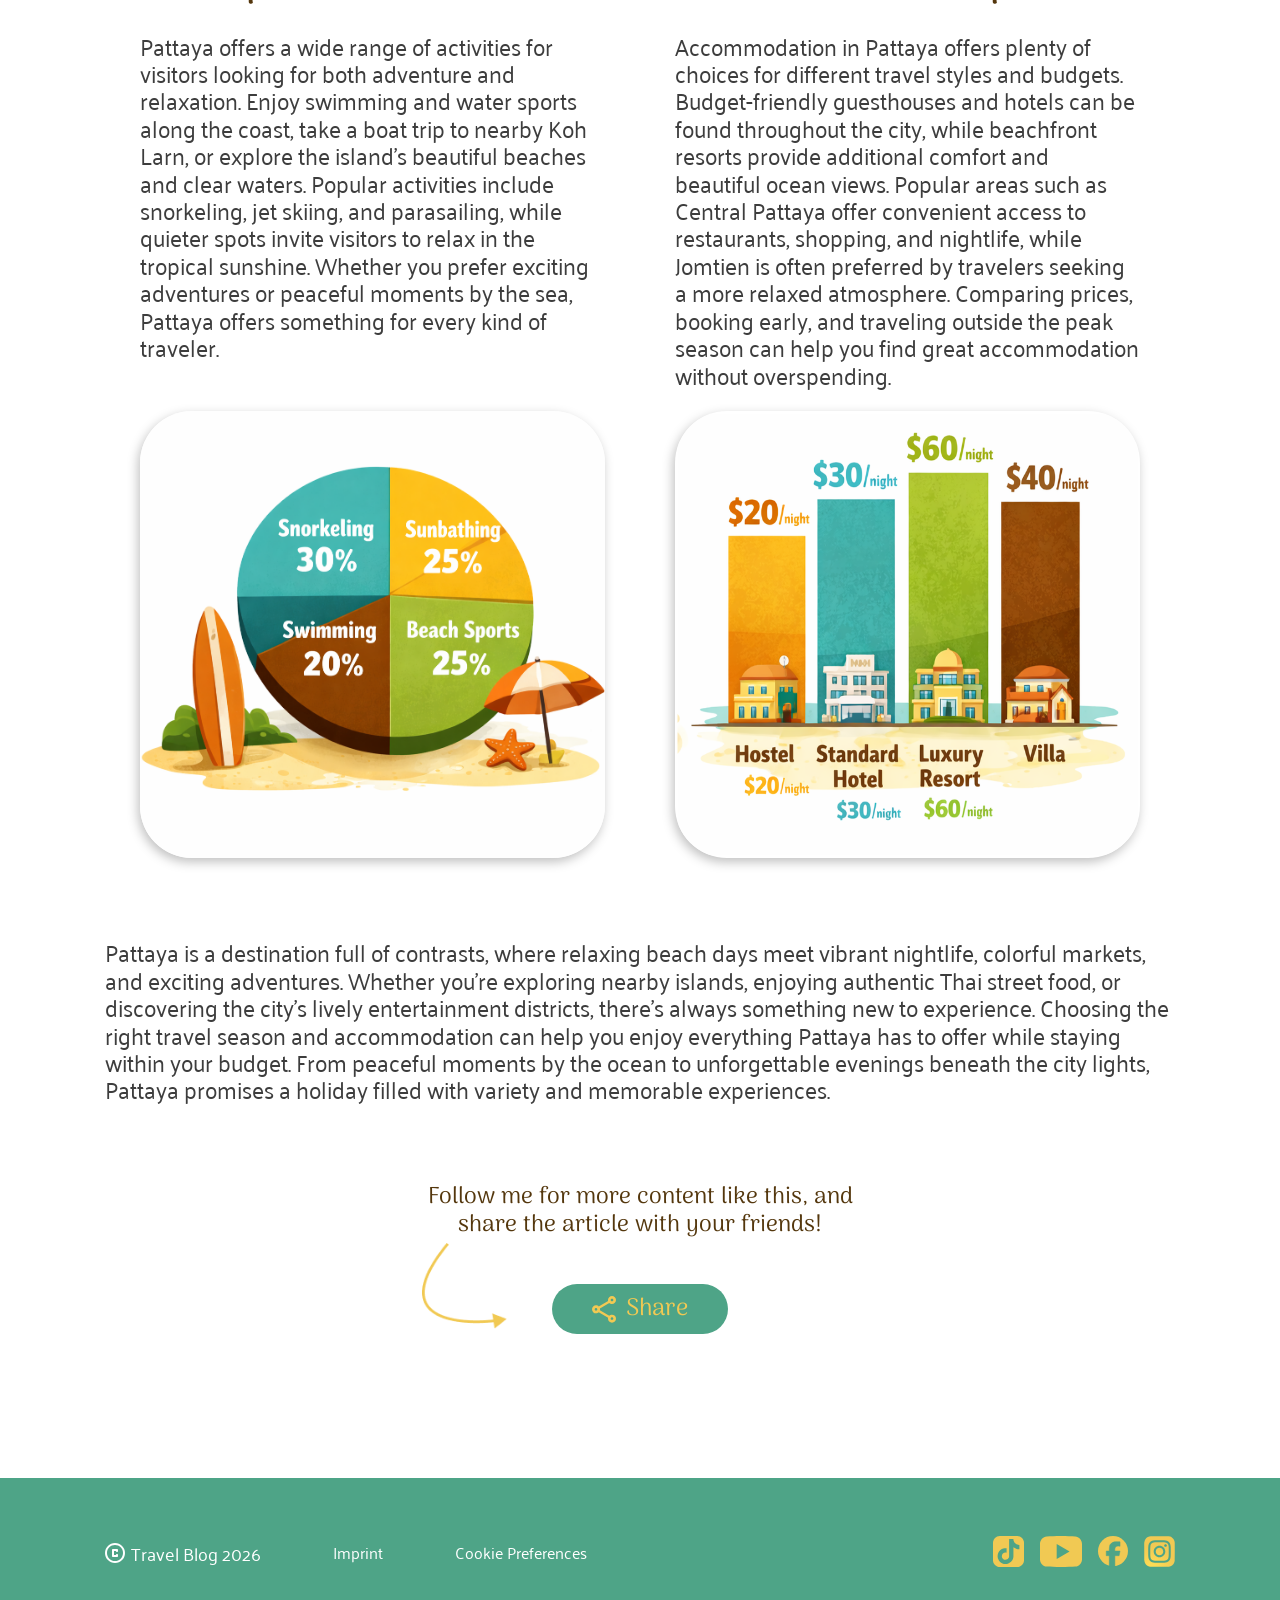
<file: article3.html>
<!doctype html>
<html lang="en">
  <head>
    <meta charset="utf-8" />
    <meta name="viewport" content="width=device-width, initial-scale=1" />
    <title>Blog-3300</title>

    <link rel="stylesheet" href="./css/font.css" />
    <link rel="stylesheet" href="./css/article.css" />
    <link rel="stylesheet" href="./css/statistics.css" />
    <link rel="stylesheet" href="./css/pro_tipps.css" />
    <link rel="stylesheet" href="./css/share.css" />
    <link rel="stylesheet" href="./css/main.css" />
    <link rel="stylesheet" href="./css/header.css" />
    <link rel="stylesheet" href="./css/footer.css" />
    <link rel="icon" sizes="32x32" href="./assets/img/logo-travel-blog.svg">    
  </head>

  <body>
    <header>
      <div class="nav-bar">
        <img src="./assets/img/logo-travel-blog.svg" alt="Logo der Seite" />
        <a href="./index.html#highlights">Highlights</a>
        <a href="./index.html#faq">FAQ</a>
        <a href="./index.html#contact">Contact</a>
      </div>
    </header>

    <main>
      <div class="main-content-row">
        <article class="blog-intro">
          <p class="sub-title">Thailand’s City That Never Sleeps</p>
          <h1 class="main-title">
            Pattaya Pulse: <br />
            Food, Sun and Neon Nights
          </h1>
          <p class="lead-text">
            From bustling promenades to nearby islands, the city offers an energetic and diverse
            escape. Discover Pattaya City, with vibrant nightlife and rich cultural landmarks.
          </p>
          <div class="meta-info">
            <span>
              <img src="./assets/icons/calendar_month.png" alt="calendar picture" />Date:
              26.01.2026</span
            >
            <span><img src="./assets/icons/eyeglasses_2.png" alt="" />Reading time: 6 min.</span>
            <span><img src="./assets/icons/visibility.png" alt="" />Read: 164</span>
            <span><img src="./assets/icons/share.png" alt="" />Shared: 18</span>
          </div>
        </article>

        <aside class="author-sidebar">
          <div class="img-wrapper">
            <img src="./assets/img/author.jpg" alt="picture of Author" class="author-img" />
          </div>

          <h2>Tamara Wallker</h2>
          <p class="author">Author</p>
          <p class="author-info">
            I’ve been traveling since 2017, chasing moments instead of plans. I’m fascinated by
            snakes, love sharks, would happily spend weeks deep in the jungle, and can never get
            enough papaya. As long as there’s a next destination, I know I’m exactly where I’m meant
            to be.
          </p>
        </aside>
      </div>

      <section class="rain_period_section">
        <p>
          Pattaya is one of Thailand's most vibrant coastal destinations, combining tropical
          beaches, lively streets, and exciting entertainment. Whether you're planning a relaxing
          getaway or an adventure-filled holiday, choosing the right time to visit can make all the
          difference. The city's tropical climate brings warm temperatures throughout the year, but
          rainfall and tourist crowds change with the seasons. Understanding these seasonal
          differences helps you plan your activities, manage your travel budget, and make the most
          of your stay.
        </p>
        <h2>Rain periods in Pattaya</h2>
        <img src="./assets/img/rain_grafic.png" alt="Rainperiods-Grafic" />
        <p>
          Pattaya enjoys a tropical climate with warm temperatures throughout the year. The driest
          months are generally December to February, making them especially popular among beach
          lovers. From May to October, rainfall becomes more frequent, with September and October
          often experiencing the heaviest showers. However, tropical rain usually comes in short,
          intense bursts rather than lasting all day. Traveling during the rainy season can also
          offer quieter beaches, greener landscapes, and more affordable accommodation.
        </p>
      </section>
      <section class="statistics-section">
        <div class="statistics-wrapper">
          <div class="statistics-card">
            <h2>Popular beach activities</h2>
            <p>
              Pattaya offers a wide range of activities for visitors looking for both adventure and
              relaxation. Enjoy swimming and water sports along the coast, take a boat trip to
              nearby Koh Larn, or explore the island's beautiful beaches and clear waters. Popular
              activities include snorkeling, jet skiing, and parasailing, while quieter spots invite
              visitors to relax in the tropical sunshine. Whether you prefer exciting adventures or
              peaceful moments by the sea, Pattaya offers something for every kind of traveler.
            </p>
            <img src="./assets/img/statistics.png" alt="Statistics" />
          </div>
          <div>
            <h2>Accommodation expenses</h2>
            <p>
              Accommodation in Pattaya offers plenty of choices for different travel styles and
              budgets. Budget-friendly guesthouses and hotels can be found throughout the city,
              while beachfront resorts provide additional comfort and beautiful ocean views. Popular
              areas such as Central Pattaya offer convenient access to restaurants, shopping, and
              nightlife, while Jomtien is often preferred by travelers seeking a more relaxed
              atmosphere. Comparing prices, booking early, and traveling outside the peak season can
              help you find great accommodation without overspending.
            </p>
            <img src="./assets/img/accomodations.png" alt="Accomodations" />
          </div>
        </div>
      </section>

      <section class="closing-remarks">
        <p>
          Pattaya is a destination full of contrasts, where relaxing beach days meet vibrant
          nightlife, colorful markets, and exciting adventures. Whether you're exploring nearby
          islands, enjoying authentic Thai street food, or discovering the city's lively
          entertainment districts, there's always something new to experience. Choosing the right
          travel season and accommodation can help you enjoy everything Pattaya has to offer while
          staying within your budget. From peaceful moments by the ocean to unforgettable evenings
          beneath the city lights, Pattaya promises a holiday filled with variety and memorable
          experiences.
        </p>
      </section>
      <section class="share-section">
        <p>Follow me for more content like this, and share the article with your friends!</p>

        <div class="share-wrapper">
          <img src="./assets/icons/Vector_share.png" alt="share Icon" />
          <a href="https://whatsapp.com" target="_blank" rel="noopener noreferrer"
            ><img src="./assets/icons/share.svg" alt="share Icon" /> Share
          </a>
        </div>
      </section>
    </main>

    <footer>
      <div class="footer-top">
        <div class="footer-left">
          <a href="./index.html#highlights">
            <img
              class="footer-logo"
              src="./assets/img/copyright.svg"
              alt="Copyright"
            />Travel&nbsp;Blog&nbsp;2026
          </a>
          <a href="./impressum.html">Imprint</a>
          <a href="./index.html#contact">Cookie&nbsp;Preferences</a>
        </div>
        <div class="footer-media">
          <a href="https://www.tiktok.com" target="_blank">
            <img src="./assets/icons/Tiktok.svg" alt="icon tiktok" />
          </a>
          <a href="https://www.youtube.com" target="_blank">
            <img src="./assets/icons/youtube.svg" alt="icon tripadvisor" />
          </a>
          <a href="https://www.facebook.com" target="_blank">
            <img src="./assets/icons/facebook.svg" alt="icon facebook" />
          </a>
          <a href="https://www.instagram.com" target="_blank">
            <img src="./assets/icons/Instagram.svg" alt="icon instagramm" />
          </a>
        </div>
      </div>
    </footer>
    <section class="bottom-nav-bar">
      <a href="./index.html">
        <img src="./assets/img/footer_Home.svg" alt="Bild für Home" />
      </a>
      <a href="./index.html#highlights">
        <img src="./assets/img/footer_rocket_launch.svg" alt="Bild für Rackete" />
      </a>
      <a href="./index.html#faq">
        <img src="./assets/img/footer_live_help.svg" alt="icon instagramm" />
      </a>
      <a href="./index.html#contact">
        <img src="./assets/img/footer_person_pin.svg" alt="icon instagramm" />
      </a>
    </section>
  </body>
</html>
</file>
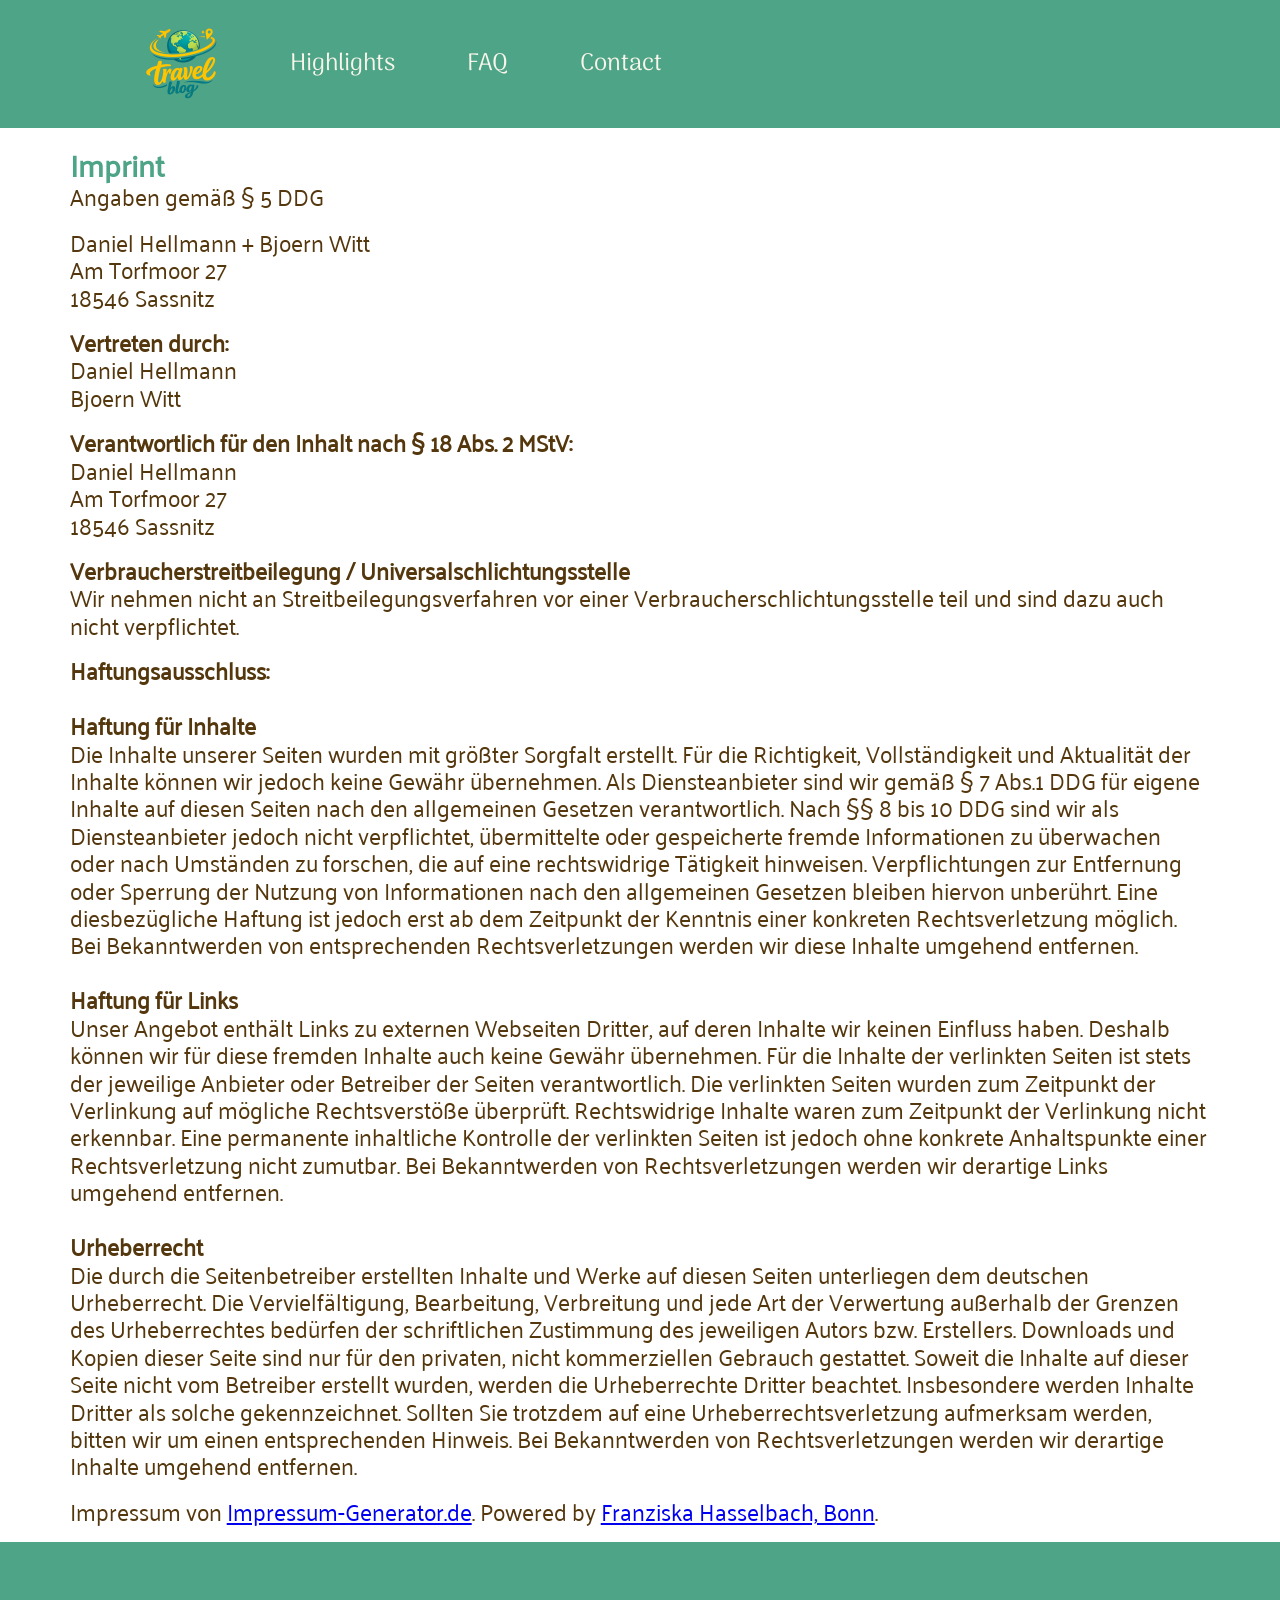
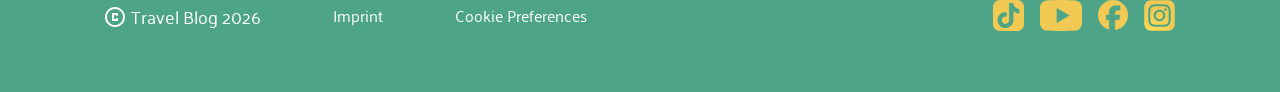
<file: impressum.html>
<!doctype html>
<html lang="de">
  <head>
    <meta charset="utf-8" />
    <meta name="viewport" content="width=device-width, initial-scale=1" />
    <title>Impressum | Travel Blog 2026</title>

    <link rel="stylesheet" href="./css/main.css" />
    <link rel="stylesheet" href="./css/header.css" />
    <link rel="stylesheet" href="./css/footer.css" />
    <link rel="stylesheet" href="./css/impressum.css" />
    <link rel="stylesheet" href="./css/font.css" />
    <link rel="icon" sizes="32x32" href="./assets/img/logo-travel-blog.svg" />
  </head>

  <body>
    <header>
      <div class="nav-bar">
        <img src="./assets/img/logo-travel-blog.svg" alt="Travel Blog Logo" />
        <a href="./index.html#highlights">Highlights</a>
        <a href="./index.html#faq">FAQ</a>
        <a href="./index.html#contact">Contact</a>
      </div>
    </header>

    <main>
      <h2>Imprint</h2>
      <p>Angaben gemäß § 5 DDG</p>
      <p>
        Daniel Hellmann + Bjoern Witt<br />

        Am Torfmoor 27<br />
        18546 Sassnitz <br />
      </p>
      <p>
        <strong>Vertreten durch: </strong><br />
        Daniel Hellmann<br />
        Bjoern Witt<br />
      </p>
      <p>
        <strong>Verantwortlich für den Inhalt nach § 18 Abs. 2 MStV:</strong><br />
        Daniel Hellmann <br />
        Am Torfmoor 27<br />
        18546 Sassnitz <br />
      </p>
      <p>
        <strong>Verbraucherstreitbeilegung / Universalschlichtungsstelle</strong> <br />Wir nehmen
        nicht an Streitbeilegungsverfahren vor einer Verbraucherschlichtungsstelle teil und sind
        dazu auch nicht verpflichtet.
      </p>
      <p>
        <strong>Haftungsausschluss: </strong> <br /><br /><strong>Haftung für Inhalte</strong><br />
        Die Inhalte unserer Seiten wurden mit größter Sorgfalt erstellt. Für die Richtigkeit,
        Vollständigkeit und Aktualität der Inhalte können wir jedoch keine Gewähr übernehmen. Als
        Diensteanbieter sind wir gemäß § 7 Abs.1 DDG für eigene Inhalte auf diesen Seiten nach den
        allgemeinen Gesetzen verantwortlich. Nach §§ 8 bis 10 DDG sind wir als Diensteanbieter
        jedoch nicht verpflichtet, übermittelte oder gespeicherte fremde Informationen zu überwachen
        oder nach Umständen zu forschen, die auf eine rechtswidrige Tätigkeit hinweisen.
        Verpflichtungen zur Entfernung oder Sperrung der Nutzung von Informationen nach den
        allgemeinen Gesetzen bleiben hiervon unberührt. Eine diesbezügliche Haftung ist jedoch erst
        ab dem Zeitpunkt der Kenntnis einer konkreten Rechtsverletzung möglich. Bei Bekanntwerden
        von entsprechenden Rechtsverletzungen werden wir diese Inhalte umgehend entfernen.<br /><br /><strong
          >Haftung für Links</strong
        ><br />
        Unser Angebot enthält Links zu externen Webseiten Dritter, auf deren Inhalte wir keinen
        Einfluss haben. Deshalb können wir für diese fremden Inhalte auch keine Gewähr übernehmen.
        Für die Inhalte der verlinkten Seiten ist stets der jeweilige Anbieter oder Betreiber der
        Seiten verantwortlich. Die verlinkten Seiten wurden zum Zeitpunkt der Verlinkung auf
        mögliche Rechtsverstöße überprüft. Rechtswidrige Inhalte waren zum Zeitpunkt der Verlinkung
        nicht erkennbar. Eine permanente inhaltliche Kontrolle der verlinkten Seiten ist jedoch ohne
        konkrete Anhaltspunkte einer Rechtsverletzung nicht zumutbar. Bei Bekanntwerden von
        Rechtsverletzungen werden wir derartige Links umgehend entfernen.<br /><br /><strong
          >Urheberrecht</strong
        ><br />
        Die durch die Seitenbetreiber erstellten Inhalte und Werke auf diesen Seiten unterliegen dem
        deutschen Urheberrecht. Die Vervielfältigung, Bearbeitung, Verbreitung und jede Art der
        Verwertung außerhalb der Grenzen des Urheberrechtes bedürfen der schriftlichen Zustimmung
        des jeweiligen Autors bzw. Erstellers. Downloads und Kopien dieser Seite sind nur für den
        privaten, nicht kommerziellen Gebrauch gestattet. Soweit die Inhalte auf dieser Seite nicht
        vom Betreiber erstellt wurden, werden die Urheberrechte Dritter beachtet. Insbesondere
        werden Inhalte Dritter als solche gekennzeichnet. Sollten Sie trotzdem auf eine
        Urheberrechtsverletzung aufmerksam werden, bitten wir um einen entsprechenden Hinweis. Bei
        Bekanntwerden von Rechtsverletzungen werden wir derartige Inhalte umgehend entfernen.
      </p>
      <p>
        Impressum von
        <a href="https://impressum-generator.de" rel="dofollow">Impressum-Generator.de</a>. Powered
        by
        <a href="https://www.kanzlei-hasselbach.de/" rel="nofollow">Franziska Hasselbach, Bonn</a>.
      </p>
    </main>

    <footer>
      <div class="footer-top">
        <div class="footer-left">
          <a href="./index.html#highlights">
            <img class="footer-logo" src="./assets/img/copyright.svg" alt="Copyright" />
            Travel&nbsp;Blog&nbsp;2026
          </a>
          <a href="./imprint.html">Imprint</a>
          <a href="./index.html#contact">Cookie&nbsp;Preferences</a>
        </div>

        <div class="footer-media">
          <a href="https://www.tiktok.com" target="_blank" rel="noopener noreferrer">
            <img src="./assets/icons/Tiktok.svg" alt="TikTok" />
          </a>
          <a href="https://www.youtube.com" target="_blank" rel="noopener noreferrer">
            <img src="./assets/icons/youtube.svg" alt="YouTube" />
          </a>
          <a href="https://www.facebook.com" target="_blank" rel="noopener noreferrer">
            <img src="./assets/icons/facebook.svg" alt="Facebook" />
          </a>
          <a href="https://www.instagram.com" target="_blank" rel="noopener noreferrer">
            <img src="./assets/icons/Instagram.svg" alt="Instagram" />
          </a>
        </div>
      </div>
    </footer>

    <nav class="bottom-nav-bar" aria-label="Mobile navigation">
      <a href="./index.html">
        <img src="./assets/img/footer_Home.svg" alt="Home" />
      </a>
      <a href="./index.html#highlights">
        <img src="./assets/img/footer_rocket_launch.svg" alt="Highlights" />
      </a>
      <a href="./index.html#faq">
        <img src="./assets/img/footer_live_help.svg" alt="FAQ" />
      </a>
      <a href="./index.html#contact">
        <img src="./assets/img/footer_person_pin.svg" alt="Contact" />
      </a>
    </nav>
  </body>
</html>
</file>
<file: css/main.css>
* {
  margin: 0px;
  padding: 0px;
  box-sizing: border-box;
  scroll-behavior: smooth;
  line-height: 120%;
}
</file>
<file: css/font.css>
/* arima-regular - latin */
@font-face {
  font-display: swap; /* Check https://developer.mozilla.org/en-US/docs/Web/CSS/@font-face/font-display for other options. */
  font-family: "Arima";
  font-style: normal;
  font-weight: 400;
  src: url("../assets/fonts/arima-v7-latin-regular.woff2") format("woff2"); /* Chrome 36+, Opera 23+, Firefox 39+, Safari 12+, iOS 10+ */
}

/* palanquin-regular - latin */
@font-face {
  font-display: swap; /* Check https://developer.mozilla.org/en-US/docs/Web/CSS/@font-face/font-display for other options. */
  font-family: "Palanquin";
  font-style: normal;
  font-weight: 400;
  src: url("../assets/fonts/palanquin-v17-latin-regular.woff2") format("woff2"); /* Chrome 36+, Opera 23+, Firefox 39+, Safari 12+, iOS 10+ */
}

/* palanquin-dark-regular - latin */
@font-face {
  font-display: swap; /* Check https://developer.mozilla.org/en-US/docs/Web/CSS/@font-face/font-display for other options. */
  font-family: 'Palanquin Dark';
  font-style: normal;
  font-weight: 400;
  src: url('../assets/fonts/palanquin-dark-v17-latin-regular.woff2') format('woff2'); /* Chrome 36+, Opera 23+, Firefox 39+, Safari 12+, iOS 10+ */
}

/* palanquin-dark-600 - latin */
@font-face {
  font-display: swap; /* Check https://developer.mozilla.org/en-US/docs/Web/CSS/@font-face/font-display for other options. */
  font-family: 'Palanquin Dark';
  font-style: normal;
  font-weight: 600;
  src: url('../assets/fonts/palanquin-dark-v17-latin-600.woff2') format('woff2'); /* Chrome 36+, Opera 23+, Firefox 39+, Safari 12+, iOS 10+ */
}
</file>
<file: css/landing-page.css>
section {
    padding-bottom: 120px;
}

form {
    display: flex;
    flex-direction: column;
    justify-content: center;
    align-items: stretch;
    background-color: white;
    padding-top: 56px;
    padding-bottom: 126px;
}

.highlight-section {
    display: flex;
    flex-direction: column;
    justify-content: center;
    align-items: center;
    width: 100%;
    background-color: white;    
    padding: 88px max(calc(50% - 600px), 20px) 0px max(calc(50% - 600px), 20px);
    overflow: hidden;      
}

#faq {
    display: flex;
    flex-direction: column;
    justify-content: center;
    align-items: center;
    width: 100%;
    background-color: white;
    padding: 88px max(calc(50% - 600px), 20px) 88px max(calc(50% - 600px), 20px);
}

.header-and-text {
    display: flex;
    flex-direction: column;
    justify-content: center;    
    align-items: center;
}

.header-and-text > div {
    display: flex;
    flex-direction: row;
    align-items: center;
    padding-bottom: 24px;
}

.header-and-text h2 {
    color: #4ea487;
    font-family: 'Arima';
    font-weight: 700;
    font-family: Arima;
    font-weight: 700;
    font-style: Bold;
    font-size: 52px;
    line-height: 120%;
    letter-spacing: 0%;
}

.header-and-text p {
    color: #54370D;
    font-size: 24px;
    font-family: 'Palanquin';
    font-weight: 700;
    max-width: 70ch;
    text-align: center;
}

.header-and-text img {
    height: 48px;
    padding-right: 8px;
}

details {
    background-color: #F1C953;
    margin-top: 32px;
    max-width: 1200px;
    width: 100%;
    height: 61;
    gap: 8px;
    border-radius: 12px;
    padding-top: 16px;
    padding-right: 14px;
    padding-bottom: 16px;
    padding-left: 14px;
}

details > p {
    border-radius: 5px;
    padding-top: 4px;
    padding-right: 10px;
    padding-bottom: 4px;
    padding-left: 10px;
    margin-top: 4px;
    background-color: #FFFFFF;
    color: #363534;
    font-family: Palanquin;
    font-weight: 500;
    font-style: Medium;
    font-size: 16px;
    line-height: 120%;
    letter-spacing: 0%;
}

summary {
    position: relative;
    list-style: none;
    align-items: center;
    color: #54370D;
    font-size: 24px;
    font-family: 'Palanquin';
    font-weight: 700;
    padding: 0px;
    padding-bottom: 0px;
    padding-right: 44px;
}

summary::after {
    position: absolute;
    top: 0px;
    right: 0px;
    content: '';
    width: 24px;
    height: 24px;
    background: url('../assets/icons/faq-arrow.svg');
    transition: 0.2s;
}

details[open] > summary::after {
  transform: rotate(180deg);
}

:root {
  interpolate-size: allow-keywords;
}

details::details-content {
  height: 0;
  opacity: 0;
  overflow: hidden;
  transition: height 0.35s ease, opacity 0.35s ease, content-visibility 0.35s ease allow-discrete;
}

details[open]::details-content {
  height: auto;
  opacity: 1;
}

.contact-section {
    display: flex;
    flex-direction: column;
    justify-content: center;
    align-items: stretch;
    width: 100%;
    background-color: white;
    padding: 0px max(calc(50% - 550px), 18px) 0px max(calc(50% - 550px), 18px);
}

.group {
    display: flex;
    flex-direction: row;
    justify-content: space-between;
    gap: 46px;
}

.group-input {
    display: flex;
    flex-direction: column;
    flex-grow: 1;    
    gap: 8px;
    margin-bottom: 16px;
}

.group-input > label {
    font-family: 'Palanquin';
    color: #54370D;
    font-size: 24px;
    font-weight: 500;  
}

.group-input > input[type="text"] {
    font-family: 'Palanquin';
    color: #54370D;
    font-size: 16px;
    border: none;
    border-bottom: 1px solid #54370D;
    outline: none;
    padding-bottom: 17px;
    padding-top: 17px;
}

.group-input > input[type="email"] {
    font-family: 'Palanquin';
    color: #54370D;
    font-size: 16px;
    border: none;
    border-bottom: 1px solid #54370D;
    outline: none;
    padding-bottom: 17px;
    padding-top: 17px;
}

.confirm {
    display: flex;
    flex-direction: column;
    justify-content: center;
    align-items: center;
    padding-top: 16px;
}

.confirm > div {
    font-family: Palanquin;
    font-weight: 400;
    font-style: Regular;
    font-size: 15px;
    line-height: 120%;
    letter-spacing: 0%;
    padding-bottom: 57px;
    vertical-align: middle;
    color: #54370D;
}

.confirm a {
    text-decoration: none;
    color: #4EA487;
}

.confirm:has(#checker:checked) > input {
  color: black;
  border-color: black;
  cursor: pointer;  
}

.submit-button {
    font-family: Arima;
    font-weight: 700;
    font-size: 24px;
    line-height: 120%;
    letter-spacing: 5%;
    width: 139px;
    height: 48px;
    gap: 10px;
    opacity: 1;
    border: 1px solid #30303080;
    border-radius: 40px;
    padding-right: 24px;
    padding-left: 24px;
    color: #737373;
    background-color: #FFFFFF;
    vertical-align: middle;
}

input {
    transition: background-color 0.3s ease, border-color 0.3s ease
}


input[type="checkbox"] {
    -webkit-appearance: none;
    appearance: none;

    background-color: #fff;
    margin: 0;
    width: 18px;
    height: 18px;
    border: 2px solid #54370D;
    border-radius: 4px;
    display: inline-grid;
    place-content: center;
    cursor: pointer;
}

input[type="checkbox"]::before {
  content: "";
  width: 0.65em;
  height: 0.65em;
  transform: scale(0);
  transition: 120ms transform ease-in-out;
  box-shadow: inset 1em 1em #54370D; 
  clip-path: polygon(14% 44%, 0 65%, 50% 100%, 100% 16%, 80% 0%, 43% 62%);
}

input[type="checkbox"]:checked::before {
  transform: scale(1);
}

input.animate-invalid {
    animation: flash-blue 0.8s ease-in-out;
}

@keyframes flash-blue {
    0% {
        background-color: #ffffff;
        border-color: #cccccc;
    }
    40% {
        background-color: #bbebff;
        border-color: #77d7ff;    
    }
    100% {
        background-color: #ffffff;
        border-color: #cccccc;
    }
}




@media screen and (max-width: 789px) {
    section {
        padding-bottom: 80px;
    }

    .header-and-text {
        padding-bottom: 32px;
    }

    .header-and-text > div {
        padding-bottom: 0px;
    }

    .header-and-text img {
        height: 40px;
    }

    .header-and-text h2 {
        font-family: Arima;
        font-weight: 700;
        font-size: 40px;
        line-height: 120%;
        letter-spacing: 0%;
        text-align: center;
        padding-bottom: 0px;
    }

    .header-and-text p {
        display: none;
    }

    details {
        margin: 32px 20px 0px 20px;
        gap: 8px;
        border-radius: 12px;
        padding-top: 16px;
        padding-right: 14px;
        padding-bottom: 16px;
        padding-left: 14px;
    }

    summary {
        font-family: 'Palanquin';
        font-weight: 700;
        font-size: 16px;
        line-height: 120%;
        letter-spacing: 0%;
    }

    form {
        padding-top: 0px;
        padding-bottom: 80px;
    }

    .contact-section {
        padding: 0px 18px 0px 18px;
    }

    .group {
        display: flex;
        flex-direction: column;
        gap: 0px;
    }

    .group-input {
        padding-top: 32px;
    }

    .confirm div {
        font-family: Palanquin;
        font-weight: 400;
        font-size: 15px;
        line-height: 120%;
        letter-spacing: 0%;
        padding-bottom: 40px;
    }
}


@media screen and (min-width: 790px) and (max-width: 1200px) {

    .contact-section {
        padding: 0px 18px 0px 18px;
    }
}
</file>
<file: css/style.css>
* {
  margin: 0px;
  padding: 0px;
  box-sizing: border-box;
  scroll-behavior: smooth;
}

html,
body {
  width: 100%;
  max-width: 100%;
  overflow-x: hidden;
}

body {
  display: flex;
  justify-content: center;
  flex-direction: column;
  align-items: center;
}

@media screen and (min-width: 320px) and (max-width: 767px) {
  .landing-section {
    width: 100%;
    max-width: 1440px;
    height: 533px;

    overflow: hidden;

    display: flex;
    justify-content: center;
    align-items: center;
    position: relative;
    padding: 0;
  }

  .bg-image {
    position: absolute;
    z-index: 1;
    height: 515px;

    animation: bg-image 6s ease-in-out forwards;
  }

  .first-yellow {
    z-index: 2;
    height: 515px;

    position: absolute;
    display: flex;
    flex-direction: row;
    transform: translateX(-190px);
    overflow: hidden;

    animation: first-yellow 6s ease-in-out forwards;
  }

  .first-yellow img {
    display: block;
    height: 100%;
  }

  .first-yellow img:last-child {
    margin-left: -2px;
  }

  #yellow-big-curved {
    position: absolute;
    transform-origin: top left;
    left: 0;
    top: 0;
    z-index: 3;

    animation: yellow-big-curved 6s ease-in-out forwards;
  }

  .caroussel {
    z-index: 5;
    display: flex;
    justify-content: center;
    align-items: center;
    opacity: 0;
    position: absolute;

    animation: caroussel 6s ease-in-out forwards;
  }

  .caroussel img {
    position: absolute;
  }

  #letters {
    animation: letters 12s linear 6s infinite;
  }

  .text-box {
    height: clamp(160px, calc(140px + 6.25vw), 230px);
    position: absolute;
    left: 0;
    z-index: 5;
    width: clamp(220px, calc(184.286px + 11.161vw), 345px);
    animation: text-box 6s ease-in-out forwards;

    display: flex;
    flex-direction: column;
    gap: clamp(16px, calc(11.429px + 1.429vw), 32px);
  }

  .text-box h2 {
    font-size: clamp(32px, calc(24px + 2.5vw), 60px);
    animation: text-box-h2 6s ease-in-out forwards;
    opacity: 0;

    font-family: "Arima";
    line-height: 120%;
  }

  .text-box p {
    font-size: clamp(16px, calc(12.571px + 1.071vw), 28px);
    animation: text-box-p 6s ease-in-out forwards;
    opacity: 0;

    font-family: "Arima";
    line-height: 120%;
  }
}

@media screen and (min-width: 768px) {
  .landing-section {
    width: 100%;
    max-width: 1440px;
    height: 533px;

    overflow: visible;
    clip-path: polygon(0 0, 100% 0, 100% calc(100% + 200px), 0 calc(100% + 200px));

    display: flex;
    justify-content: center;
    align-items: center;
    position: relative;
    padding: 0;
  }

  .bg-image {
    position: absolute;
    z-index: 1;
    height: 100%;

    animation: bg-image-desktop 6s ease-in-out forwards;
  }

  .first-yellow {
    z-index: 2;
    height: 100%;

    position: absolute;
    display: flex;
    flex-direction: row;
    transform: translateX(-150px);
    overflow: hidden;

    animation: first-yellow-desktop 6s ease-in-out forwards;
  }

  .first-yellow img {
    display: block;
    height: 100%;
  }

  .first-yellow img:last-child {
    margin-left: -2px;
  }

  #yellow-big-curved {
    position: absolute;
    transform-origin: top left;
    left: 0;
    top: 0;
    z-index: 3;
    animation: yellow-big-curved-desktop 6s ease-in-out forwards;
  }

  .caroussel {
    z-index: 5;
    display: flex;
    justify-content: center;
    align-items: center;
    opacity: 0;
    position: absolute;

    animation: caroussel-desktop 6s ease-in-out forwards;
  }

  .caroussel img {
    position: absolute;
  }

  #letters {
    animation: letters-desktop 12s linear 6.2s infinite;
  }

  .text-box {
    height: clamp(160px, calc(140px + 6.25vw), 230px);
    position: absolute;
    z-index: 5;
    width: clamp(220px, calc(184.286px + 11.161vw), 345px);
    animation: text-box-desktop 6s ease-in-out forwards;

    display: flex;
    flex-direction: column;
    gap: clamp(16px, calc(11.429px + 1.429vw), 32px);
  }

  .text-box h2 {
    font-size: clamp(32px, calc(24px + 2.5vw), 60px);
    animation: text-box-h2-desktop 6s ease-in-out forwards;
    opacity: 0;

    font-family: "Arima";
    line-height: 120%;
  }

  .text-box p {
    font-size: clamp(16px, calc(12.571px + 1.071vw), 28px);
    animation: text-box-p-desktop 6s ease-in-out forwards;
    opacity: 0;

    font-family: "Arima";
    line-height: 120%;
  }
}
</file>
<file: css/highlights.css>
.highlights {
    position: relative;
    width: 100%;
    max-width: 1200px;
    height: 533px;
    display: flex;
    justify-content: center;
    align-items: flex-end;
    overflow: hidden; 
    border-top-right-radius: 100px;
    margin-top: 88px;
}

input[type="radio"] {
    display: none;
}

.slider-navigation {
    display: flex;
    gap: 15px;
    margin-top: 20px;
    z-index: 10;
    padding-bottom: 44px;
}

.buttons {
    display: inline-block;
    width: 20px;
    height: 20px;
    background-color: white;
    cursor: pointer;
    border-radius: 50%;
    transition: background-color 0.3s, transform 0.2s;
    z-index: 10;
}

body:has(#one:checked) .highlights label[for="one"],
body:has(#two:checked) .highlights label[for="two"],
body:has(#three:checked) .highlights label[for="three"],
body:has(#four:checked) .highlights label[for="four"] {
    background-color: #F1C953;
    width: 40px;
    border-radius: 20px;  
}

.highlights_wrapper {
    z-index: 1;

    width: 400%;
    height: 100%;

    position: absolute;
    display: flex;

    transition: all 200ms ease-in-out;
}

.highlight_element {
    position: relative;    
    width: calc(100% / 4);
    height: 100%;
}

body:has(#one:checked) .highlights_wrapper {
    transform: translateX(37.5%);
}

body:has(#two:checked) .highlights_wrapper {
    transform: translateX(12.5%);
}

body:has(#three:checked) .highlights_wrapper {
    transform: translateX(-12.5%);
}

body:has(#four:checked) .highlights_wrapper {
    transform: translateX(-37.5%);
}

.picture {
  width: 100%;
  height: 100%;
  object-fit: cover;
}

.image-one {
/*    left: 38px;*/
    left: clamp(14px, 24px, 38px);
}

.image-two {
    top: 310px !important;
    height: 150px !important;
    left: 70px;
}

.image-three {
    top: 215px !important;
    height: 200px !important;    
    left: clamp(14px, 24px, 38px);
}

.image-four {
    height: 200px !important;    
    left: clamp(14px, 24px, 38px);
}

.highlight-title {
    position: absolute;
    top: 54px;    
    display: flex;
    flex-direction: column;
    gap: 8px;
    z-index: 20;
    width: min(calc(100px + 50*1vw), 881px);    
    height: 229px;
    padding-top: 16px;
    padding-left: 24px;
    padding-right: 24px;
/*    background-color: #ffffff1a;*/
    background-color: rgba(255, 255, 255, 0.3);    
    border-left: 1px solid #ffffff80;
    border-right: 1px solid #ffffff80;
}

.highlight-title > h1 {
    color: #FFFFFF;
    font-family: 'Palanquin Dark';
    font-weight: 600;
    font-size: 48px;
    line-height: 100%;
    letter-spacing: 0%;
}

.highlight-title > div {
    color: #FFFFFF;
    font-family: Palanquin;
    font-weight: 400;
    font-size: 28px;
    line-height: 110%;
    letter-spacing: 0%;
}

@media screen and (max-width: 500px) {    

    .highlight-section {
        padding-left: 20px;
        padding-right: 20px;
    }

    .highlights {
        width: 100%;
        margin-top: 33px;
    }

    .highlight-title {
        top: 93px;
        width: 307px;
        height: 190px;
        padding-top: 8px;
        padding-left: 16px;
        padding-right: 16px;
    }

    .image-one {
        left: 14px;
    }    

    .image-two {
        top: 55px !important;
        left: 10px;
    } 

    .image-three {
        top: 50px !important;
        left: 14px;
    } 

    .highlight-title > h1 {
        font-size: 28px;
        display: -webkit-box;          
        -webkit-line-clamp: 2; /* Anzahl der Zeilen (hier 3) */
        -webkit-box-orient: vertical;  
        overflow: hidden;          
    }

    .highlight-title > div {
        width: 255px;
        font-size: 20px;
        display: -webkit-box;
        -webkit-line-clamp: 3; /* Anzahl der Zeilen (hier 3) */
        -webkit-box-orient: vertical;  
        overflow: hidden;         
    }
}

@media screen and (min-width: 501px) and (max-width: 1240px) {

    .highlights {
        width: 100%;
    }

    .highlight-section {
        padding-left: 20px;
        padding-right: 20px;
    }

    .highlight-title {
        top: 54px;
        width: min(calc(70px + 70*1vw), 831px);  
        height: 190px;
        padding-top: 8px;
        padding-left: 16px;
        padding-right: 16px;
    }

    .highlight-title > h1 {
        font-size: 38px;
        display: -webkit-box;        
        -webkit-line-clamp: 2; /* Anzahl der Zeilen (hier 3) */
        -webkit-box-orient: vertical;  
        overflow: hidden;          
    }

    .highlight-title > div {
        width: min(calc(70*1vw), 800px);  
        font-size: 24px;
        display: -webkit-box;
        -webkit-line-clamp: 3; /* Anzahl der Zeilen (hier 3) */
        -webkit-box-orient: vertical;  
        overflow: hidden;         
    }

    .image-two {
        left: 10px;
    }     
}
</file>
<file: css/header.css>
header {
  display: flex;
  flex-direction: row;
  justify-content: flex-start;
  align-items: center;
  width: 100%;
  height: 128px;
  background-color: #4ea487;
  padding: 0px max(calc(50% - 720px), 160px) 0px max(calc(50% - 720px), 0px);
  z-index: 100;
}

.nav-bar {
  display: flex;
  flex-direction: row;
  justify-content: flex-start;
  align-items: center;
  gap: 72px;
  padding-left: 146px;
  z-index: 101;  
}

.nav-bar > img {
  height: 72px;
}

.nav-bar > a {
  font-family: "Arima";
  font-size: 24px;
  color: #f8f5eb;
  text-decoration: none;
}

@media screen and (max-width: 768px) {
  .nav-bar > a {
    display: none;
  }
  header {
    justify-content: center;
    align-items: center;
  }
}
</file>
<file: css/footer.css>
footer {
  display: flex;
  flex-direction: column;
  align-items: center;
  background-color: #4ea487;
  width: 100%;
}

.footer-top {
  display: flex;
  flex-direction: row;
  justify-content: space-between;

  padding: clamp(30px, calc(21.429px + 2.679vw), 60px) clamp(16px, calc(-13.714px + 9.286vw), 120px);

  height: clamp(134px, calc(128.857px + 1.607vw), 152px);
  width: 100%;
  max-width: 1440px;
  font-family: "Palanquin";
  gap: 26px;
}

.footer-left {
  display: flex;
  flex-direction: column;
  align-items: flex-start;
  max-width: 150px;
  width: 100%;
  gap: 8px;
}

.footer-left > a:nth-child(2) {
  order: 1;
}

.footer-left > a:nth-child(3) {
  order: 2;
}

.footer-left > a:nth-child(1) {
  order: 3;
}

.footer-left img {
  height: 20px;
}

.footer-left > a:first-child {
  display: flex;
  align-items: center;
  gap: 6px;
  white-space: nowrap;
  font-size: clamp(16px, calc(15.429px + 0.179vw), 18px);
}

.footer-left a {
  text-decoration: none;
  color: #ffffff;
  font-size: 1rem;
}

.footer-media {
  display: flex;
  justify-content: flex-end;
  align-items: flex-end;
  gap: 16px;
}

.footer-media a img {
  justify-content: flex-end;
  align-items: flex-end;
  height: clamp(24px, calc(21.714px + 0.714vw), 32px);
  width: 100%;
}

.bottom-nav-bar {
  width: 100%;
  display: flex;
  flex-direction: row;
  justify-content: space-between;
  padding: 24px 36px;
  background-color: #f1c953;

  position: sticky;
  bottom: 0;
  left: 0;
  z-index: 10;
}

.bottom-nav-bar img {
  height: 40px;
}

@media screen and (min-width: 768px) {
  .footer-left {
    flex-direction: row;
    gap: 72px;
  }

  .bottom-nav-bar {
    display: none;
  }

  .footer-top {
    align-items: center;
  }
  .footer-left > a:nth-child(2) {
    order: 2;
  }

  .footer-left > a:nth-child(3) {
    order: 3;
  }

  .footer-left > a:nth-child(1) {
    order: 1;
  }
}
</file>
<file: css/animation.css>
@keyframes text-box {
  from {
    opacity: 1;
    transform: translateX(clamp(18px, calc(-11.143px + 9.107vw), 120px)) translateY(-41px);
  }
  to {
    opacity: 1;
    transform: translateX(clamp(18px, calc(-11.143px + 9.107vw), 120px)) translateY(-41px);
  }
}

@keyframes text-box-h2 {
  0%,
  10% {
    opacity: 0;
  }

  20% {
    opacity: 1;
  }
  80% {
    opacity: 1;
  }
  83% {
    opacity: 0;
  }
  100% {
    opacity: 0;
  }
}

@keyframes text-box-p {
  0%,
  10% {
    opacity: 0;
  }

  20% {
    opacity: 1;
  }
  80% {
    opacity: 1;
  }
  83% {
    opacity: 0;
  }
  100% {
    opacity: 0;
  }
}

@keyframes first-yellow {
  from {
    opacity: 0;
  }

  to {
    opacity: 0;
  }
}

@keyframes bg-image {
  0%,
  40% {
    transform: translateX(550px);
  }
  60% {
    transform: translateX(-160px);
  }

  100% {
    transform: translateX(-160px);
  }
}

@keyframes yellow-big-curved {
  0%,
  40% {
    transform: scale(1.4);
  }
  60%,
  80% {
    transform: scaleX(1.1) scaleY(0.93) translateX(clamp(-300px, calc(-514.765px + 67.114vw), 0px))
      translateY(-25px);
  }

  90%,
  100% {
    transform: scaleY(0.6) translateX(clamp(-200px, calc(-343.177px + 44.743vw), 0px)) scaleX(0.7)
      translateY(-50px);
  }
}

@keyframes caroussel {
  0%,
  80% {
    transform: translateX(-15px) translateY(-50px);
    opacity: 0;
  }
  82%,
  100% {
    transform: translateX(-15px) translateY(-50px);
    opacity: 1;
  }
}

@keyframes letters {
  from {
    transform: rotate(0deg);
  }
  to {
    transform: rotate(360deg);
  }
}

@keyframes first-yellow-desktop {
  0%,
  35% {
    transform: translateX(0px) translateY(0px);
  }
  60%,
  80% {
    opacity: 1;
    transform: translateX(-1000px) translateY(0px);
  }
  100% {
    opacity: 0;
    transform: translateX(-1300px) translateY(0px);
  }
}

@keyframes text-box-desktop {
  0% {
    transform: translateX(0px) translateY(100px);
    opacity: 0;
  }
  10%,
  40% {
    transform: translateX(0px) translateY(0px);
    opacity: 1;
  }
  60%,
  80% {
    transform: translateX(clamp(-400px, calc(28.57px - 29.76vw), -200px)) translateY(0px);
    opacity: 1;
  }
  100% {
    transform: translateX(clamp(-400px, calc(28.57px - 29.76vw), -200px)) translateY(0px);
    opacity: 1;
  }
}

@keyframes text-box-h2-desktop {
  0% {
    opacity: 0;
  }
  10%,
  100% {
    opacity: 1;
  }
}

@keyframes text-box-p-desktop {
  0%,
  10% {
    opacity: 0;
  }
  20%,
  100% {
    opacity: 1;
  }
}

@keyframes bg-image-desktop {
  0% {
    transform: scale(0.9);
  }
  35% {
    transform: scale(0.9);
  }
  80% {
    transform: scale(1);
  }
  100% {
    transform: scale(1.1);
  }
}

@keyframes yellow-big-curved-desktop {
  0%,
  70% {
    opacity: 0;
    transform: scale(1);
  }
  100% {
    opacity: 1;
    transform: scaleX(1.1) scaleY(1.1) translateX(clamp(-230px, calc(-492.86px + 34.23vw), 0px));
  }
}

@keyframes caroussel-desktop {
  0%,
  82% {
    transform: translateX(-250px) translateY(250px);
    opacity: 0;
  }
  100% {
    transform: translateX(clamp(-150px, calc(-21.43px - 8.93vw), -90px))
      translateY(clamp(110px, calc(195.71px - 5.95vw), 150px));

    opacity: 1;
  }
}

@keyframes letters-desktop {
  from {
    transform: rotate(0deg);
  }
  to {
    transform: rotate(360deg);
  }
}
</file>
<file: css/article.css>
* {
  margin: 0px;
  padding: 0px;
  box-sizing: border-box;
  scroll-behavior: smooth;
}

body {
  display: flex;
  justify-content: center;
  align-items: center;
  flex-direction: column;
  perspective: 1000px;
}

main {
  width: 100%;
  max-width: 1440px;

  padding: 0 clamp(16px, calc(-13.714px + 9.286vw), 120px)
    clamp(16px, calc(11.429px + 1.429vw), 32px);
}

.main-content-row {
  width: 100%;
  display: flex;
  flex-direction: column;
  gap: 30px;
  padding: clamp(24px, calc(8px + 5vw), 80px) 0 clamp(40px, calc(37.714px + 0.714vw), 48px);
  height: auto;
}

.blog-intro {
  width: 100%;
  display: flex;
  flex-direction: column;
  gap: 8px;
}

.sub-title {
  color: #4ea487;
  font-size: clamp(20px, calc(14.286px + 1.786vw), 40px);
  font-family: "Palanquin";
  font-weight: 600;
  line-height: 120%;
}

.main-title {
  color: #f1c953;
  font-family: "Arima";
  font-size: clamp(40px, calc(33.143px + 2.143vw), 64px);
  line-height: 120%;
  font-weight: bold;
}

.lead-text {
  color: #54370d;
  font-family: "Palanquin";
  font-size: clamp(18px, calc(15.143px + 0.893vw), 28px);
  line-height: 120%;
}
.meta-info {
  width: 100%;
  display: flex;
  align-items: center;
  flex-wrap: wrap;
  gap: 24px;
  margin: clamp(24px, calc(19.429px + 1.429vw), 40px) 0 0;
  color: #54370d;
}
.meta-info span {
  display: flex;
  align-items: center;
  gap: 8px;
  font-size: 1rem;
  font-family: "Palanquin";
}
.meta-info span img {
  width: 20px;
  height: 20px;
  object-fit: contain;
  flex-shrink: 0;
}

.author-sidebar {
  width: 100%;

  background-color: #4ea48733;
  border-radius: 30px;
  display: flex;
  justify-content: center;
  align-items: center;
  flex-direction: column;
  padding: 10px;
  color: #54370d;
}

.author-sidebar > h2 {
  font-family: "Arima";
  font-weight: bold;
  line-height: 100%;
  font-size: clamp(16px, calc(15.429px + 0.179vw), 18px);

  margin-top: 15px;
}

.author {
  font-family: "Arima";
  line-height: 100%;
  font-size: clamp(16px, calc(15.429px + 0.179vw), 18px);
}

.author-info {
  font-family: "Palanquin";
  line-height: 120%;
  font-size: 1rem;
  margin-top: 5px;
  text-align: center;
}

.img-wrapper {
  width: 120px;
  height: 120px;
  border-radius: 50%;
  overflow: hidden;
  position: relative;
}

.author-img {
  width: 125%;
  height: 125%;
  object-fit: cover;
  position: absolute;
  left: -30px;
}

.main-information {
  display: flex;
  flex-direction: column;
  gap: 36px;
  font-size: clamp(16px, calc(13.714px + 0.714vw), 24px);
  padding: 0 0 clamp(32px, calc(16px + 5vw), 88px);
}

.main-information p {
  font-family: "Palanquin";
  line-height: 120%;
  color: #3d3d3d;
}

.main-information ol {
  margin: 0 clamp(20px, calc(-2.857px + 7.143vw), 100px);
  padding: 30px;
  font-family: "Palanquin";
  line-height: 120%;
  color: #3d3d3d;
}

.heading-ol {
  margin: 0 clamp(20px, calc(-2.857px + 7.143vw), 100px);
}

.heading-ul {
  margin-bottom: 36px;
}

.main-information ul {
  margin-left: 50px;
  font-family: "Palanquin";
  line-height: 120%;
  color: #3d3d3d;
}

.main-information span {
  font-weight: bold;
}

.main-information-notice {
  padding-bottom: 30px;
}

.closing-remarks {
  display: flex;
  font-size: clamp(16px, calc(13.714px + 0.714vw), 24px);
  font-family: "Palanquin";
  line-height: 120%;
  color: #3d3d3d;
}

@media screen and (min-width: 768px) {
  .main-content-row {
    flex-direction: row;
    align-items: stretch;
  }

  .meta-info {
    gap: 32px;
  }

  .blog-intro {
    flex: 1;
  }

  .author-sidebar {
    max-width: 22.5%;
    flex-shrink: 0;
    min-width: 200px;
    justify-content: center;
  }

  .author-info {
    text-align: left;
  }
}
</file>
<file: css/5_picture.css>
input[type="radio"] {
  display: none;
}

.top-5-beaches-section {
  width: 100%;
  display: flex;
  justify-content: center;
  align-items: center;
  flex-direction: column;
  gap: 30px;
  overflow: hidden;
  perspective: 1000px;

  padding: clamp(0px, calc(-11.429px + 3.571vw), 40px)
    clamp(16px, calc(6.286px + 3.036vw), 50px)
    clamp(40px, calc(26.286px + 4.286vw), 88px);
}

.top-5-beaches-section h2 {
  font-size: clamp(20px, calc(16.571px + 1.071vw), 32px);
  font-family: "Arima";
  color: #54370d;
}

.top-5-beaches {
  position: relative;
  z-index: 1;
  width: 175px;
  height: 300px;
  transform-style: preserve-3d;
  --container-rotate: 0deg;
  transform: translateZ(-250px) rotateY(var(--container-rotate));
  transition: transform 0.7s ease-in-out;
}

.beach-picture {
  position: absolute;
  top: 0;
  left: 0;
  width: 100%;
  height: 100%;
  object-fit: cover;
  box-shadow: -9px 5px 20px rgba(0, 0, 0, 0.25);
  border-radius: 16px;
  transform: rotateY(var(--element-angle)) translateZ(250px)
    rotateY(var(--picture-tilt, 0deg)) translateX(var(--picture-offset, 0px))
    scale(var(--picture-scale, 1));
  transition: transform 0.7s ease-in-out;

  backface-visibility: hidden;

  --picture-tilt: 0deg;
  --picture-offset: 0px;
}

.element-one {
  --element-angle: 0deg;
}
.element-two {
  --element-angle: 40deg;
}
.element-three {
  --element-angle: 80deg;
}
.element-four {
  --element-angle: 120deg;
}
.element-five {
  --element-angle: 160deg;
}

body:has(#picture-one:checked) .top-5-beaches {
  --container-rotate: 0deg;
}
body:has(#picture-two:checked) .top-5-beaches {
  --container-rotate: -40deg;
}
body:has(#picture-three:checked) .top-5-beaches {
  --container-rotate: -80deg;
}
body:has(#picture-four:checked) .top-5-beaches {
  --container-rotate: -120deg;
}
body:has(#picture-five:checked) .top-5-beaches {
  --container-rotate: -160deg;
}

body:has(#picture-one:checked) .element-two,
body:has(#picture-two:checked) .element-three,
body:has(#picture-three:checked) .element-four,
body:has(#picture-four:checked) .element-five {
  --picture-tilt: -90deg;
  --picture-offset: 0px;
  --picture-scale: 0.85;
}

body:has(#picture-two:checked) .element-one,
body:has(#picture-three:checked) .element-two,
body:has(#picture-four:checked) .element-three,
body:has(#picture-five:checked) .element-four {
  --picture-tilt: 90deg;
  --picture-scale: 0.85;
}

.slider-navigation {
  display: flex;
  gap: 15px;
  margin-top: 20px;
  z-index: 10;
}

.buttons {
  display: inline-block;
  width: 20px;
  height: 20px;
  background-color: #4ea4874d;
  cursor: pointer;
  border-radius: 50%;
  transition:
    background-color 0.3s,
    transform 0.2s;
}

.buttons:hover {
  background-color: #4ea4874d;
  transform: scale(1.1);
}

body:has(#picture-one:checked) .slider-navigation label[for="picture-one"],
body:has(#picture-two:checked) .slider-navigation label[for="picture-two"],
body:has(#picture-three:checked) .slider-navigation label[for="picture-three"],
body:has(#picture-four:checked) .slider-navigation label[for="picture-four"],
body:has(#picture-five:checked) .slider-navigation label[for="picture-five"] {
  background-color: #4ea487;
  width: 40px;
  border-radius: 20px;
}

@media screen and (min-width: 768px) {
  .slider-navigation {
    display: none !important;
  }

  .top-5-beaches-section {
    gap: 60px;
    display: flex;
    flex-direction: column;
    align-items: center;
  }

  .top-5-beaches {
    display: flex;
    justify-content: center;
    width: 100%;
    height: 440px;
    margin: 0 auto;

    transform: none !important;
    transform-style: flat;
  }

  .beach-picture {
    position: relative;
    width: 22%;
    height: auto;
    margin: 0 -20px;
    object-position: 45% center;
    backface-visibility: visible;

    transform: perspective(250px) rotateY(5deg) translateX(0px) !important;
    transition: all 250ms ease-in-out;
  }

  .beach-picture:hover {
    z-index: 2;
    transform: perspective(250px) rotateY(0deg) translateX(0px) scaleX(1.8)
      scaleY(1.2) !important;
  }

  .beach-picture:hover ~ .beach-picture {
    transform: perspective(250px) rotateY(-20deg) translateX(30px) !important;
  }
}

.beach-picture:has(~ .beach-picture:hover) {
  transform: perspective(250px) rotateY(5deg) translateX(-11.5vw) !important;
}

.beach-picture:hover ~ .beach-picture {
  transform: perspective(250px) rotateY(-5deg) translateX(11.5vw) !important;
}
</file>
<file: css/pro_tipps.css>
.pro-tipps-section {
  display: grid;
  grid-template-columns: minmax(0, 1fr);
  position: relative;
  margin: clamp(20px, calc(58.571px - 2.679vw), 50px) clamp(16px, calc(10.286px + 1.786vw), 36px)
    clamp(32px, calc(16px + 5vw), 88px) clamp(16px, calc(-3.143px + 5.982vw), 83px);
}

.pro-tipps-label {
  display: flex;
  flex-direction: row;
  justify-content: center;
  align-items: center;
  width: auto;
  border-radius: 10px;
  position: absolute;
  top: -65px;
  left: 0;
  transform: rotate(-12deg);

  z-index: 2;
  background-color: #4ea487;
  color: #f1c953;
  font-family: "Palanquin";
  font-size: 1.75rem;
  font-weight: bold;
  padding: 10px;
  gap: 5px;
}

.pro-tipps-label img {
  width: 50px;
  height: 50px;
}

.pro-tipps-content {
  background-color: #4ea48733;
  border-radius: 30px;
}

.pro-tipps-content ol {
  padding: 30px;
  font-size: clamp(16px, calc(13.714px + 0.714vw), 24px);
  font-family: "Palanquin";
  line-height: 120%;
  color: #3d3d3d;
}

.pro-tipps-content a {
  color: #4ea487;
  text-decoration: none;
  font-weight: bold;
}

.pro-tipps-content a:visited {
  text-decoration: none;
}

@media screen and (min-width: 768px) {
  .pro-tipps-label {
    top: -55px;
    left: -50px;
  }
}
</file>
<file: css/share.css>
.share-section {
  display: flex;
  flex-direction: column;
  align-items: center;
  justify-content: center;

  margin: 0 auto;
  padding: clamp(40px, calc(26.286px + 4.286vw), 88px)
    clamp(0px, calc(-105.714px + 33.036vw), 370px)
    clamp(80px, calc(68.571px + 3.571vw), 120px);

  box-sizing: border-box;
}

.share-section p {
  font-size: clamp(18px, calc(16.286px + 0.536vw), 24px);
  font-weight: 500;
  color: #54370d;
  text-align: center;
  margin: 0;
  font-family: "Arima";
}

.share-wrapper {
  display: flex;
  justify-content: center;
  align-items: flex-end;
  position: relative;
  width: 100%;
  margin-top: 45px;
}
.share-wrapper a {
  height: 50px;
  display: flex;
  align-items: center;
  justify-content: center;
  gap: 10px;

  font-family: "Arima";
  font-size: 1.5rem;
  text-decoration: none;
  color: #f1c953;
  background-color: #4ea487;
  border-radius: 40px;
  padding: 0 40px;
  line-height: 120%;
  box-sizing: border-box;
}

.share-wrapper > img {
  position: absolute;
  width: clamp(50px, calc(38.571px + 3.571vw), 90px);
  height: auto;
  left: 0%;
  bottom: 5px;

  transform: translateY(clamp(-40px, calc(-51.43px + 3.57vw), 0px))
    translateX(clamp(-10px, calc(-12.86px + 0.89vw), 0px))
    scale(clamp(0.7, calc(0.6143 + (100vw / 1px) * 0.000268), 1))
    rotate(clamp(0deg, calc(51.43deg - (100vw / 1px) * 0.0357deg), 40deg));
}

.share-wrapper > a > img {
  color: #f1c953;
}
</file>
<file: css/video.css>
.video-section {
  display: flex;
  align-items: center;
  justify-content: center;
  flex-direction: column;
  gap: clamp(24px, calc(5.714px + 5.714vw), 88px) 0;
  padding: 0 0 clamp(24px, calc(5.714px + 5.714vw), 88px);
}

.video-section p {
  font-size: clamp(16px, calc(13.714px + 0.714vw), 24px);
  font-family: "Palanquin";
  line-height: 120%;
  color: #3d3d3d;
}

.video-wrapper {
  position: relative;
  width: calc(100% - clamp(0px, calc(-77.14px + 24.11vw), 270px));
  height: clamp(190px, calc(95.714px + 29.464vw), 520px);
  display: flex;
  justify-content: center;
  align-items: center;
  overflow: hidden;
}

.video {
  height: 100%;
  width: 100%;
  object-fit: cover;
  display: none;
  transform: scale(1);
  border-radius: 53px;
}

.video-toggle {
  display: none;
}

.video-overlay {
  position: absolute;
  top: 0;
  left: 0;
  width: 100%;
  height: 100%;
  background-size: cover;
  background-position: center;
  cursor: pointer;
  display: flex;
  justify-content: center;
  align-items: center;
  z-index: 10;
  transition: opacity 0.3s ease;
  border-radius: 53px;
}

.play-icon {
  width: 150px;
  height: auto;
  transition: transform 0.2s ease;
}

.video-overlay:hover .play-icon {
  transform: scale(1.1);
}

.video-toggle:checked ~ .video-overlay {
  opacity: 0;
  pointer-events: none;
}

.video-toggle:checked ~ .video {
  display: block;
}
</file>
<file: css/statistics.css>
.rain_period_section {
  width: 100%;
  display: flex;
  justify-content: center;
  align-items: center;
  flex-direction: column;
  gap: 24px;
  margin: 0 0 clamp(32px, calc(16px + 5vw), 88px);
  color: #3d3d3d;
}

.rain_period_section p {
  font-size: clamp(16px, calc(13.714px + 0.714vw), 24px);
  font-family: "Palanquin";
}

.rain_period_section h2 {
  margin-top: 12px;
  font-size: clamp(20px, calc(16.571px + 1.071vw), 32px);
  font-family: "Arima";
  color: #54370d;
}

.rain_period_section img {
  height: clamp(180px, calc(105.714px + 23.214vw), 440px);
  border-radius: 53px;
  box-shadow: -2px 4px 11px rgba(0, 0, 0, 0.25);
  margin: 0 0 clamp(32px, calc(16px + 5vw), 88px);
}

.statistics-section {
  margin: 0 0 clamp(32px, calc(16px + 5vw), 88px);
}

.statistics-wrapper {
  width: 100%;
  display: flex;
  justify-content: center;
  align-items: center;
  flex-direction: column;
  gap: clamp(32px, calc(18.286px + 4.286vw), 80px) 0;
}

.statistics-wrapper div {
  display: flex;
  flex-direction: column;
  align-items: center;
  justify-content: flex-start;
  gap: clamp(16px, calc(13.714px + 0.714vw), 24px) 0;
  margin: 0 clamp(0px, calc(-11.714px + 3.661vw), 41px);
  flex: 1;
}

.statistics-wrapper img {
  width: 100%;
  height: clamp(312px, calc(266.857px + 14.107vw), 470px);
  box-shadow: -2px 4px 11px rgba(0, 0, 0, 0.25);
  border-radius: 52px;
}

.statistics-wrapper p {
  font-size: clamp(16px, calc(13.714px + 0.714vw), 24px);
  font-family: "Palanquin";
  line-height: 120%;
  color: #3d3d3d;
}

.statistics-wrapper h2 {
  font-size: clamp(20px, calc(16.571px + 1.071vw), 32px);
  font-family: "Arima";
  line-height: 120%;
  color: #54370d;
}

.statistics-card {
  display: flex;
  gap: 16px;
}

@media screen and (min-width: 768px) {
  .statistics-wrapper {
    flex-direction: row;
    align-items: stretch;
  }

  .statistics-wrapper > div p {
    flex: 1;
  }
}
</file>
<file: css/impressum.css>
body {
  display: flex;
  justify-content: center;
  flex-direction: column;
  align-items: center;
}

main {
  width: 100%;
  max-width: 1200px;
  padding: 0 clamp(16px, calc(11.429px + 1.429vw), 32px);
}

main p {
  color: #54370d;
  font-family: "Palanquin";
  line-height: 120%;

  font-size: clamp(16px, calc(13.714px + 0.714vw), 24px);
  padding-bottom: 18px;
}

main h2 {
  padding-top: 18px;

  color: #4ea487;
  font-family: "Palanquin";
  font-weight: 600;
  line-height: 120%;

  font-size: clamp(20px, calc(16.571px + 1.071vw), 32px);
}

@media (max-width: 768px) {
  p,
  h1,
  h2 {
    hyphens: auto;
    overflow-wrap: break-word;
  }
}
</file>
